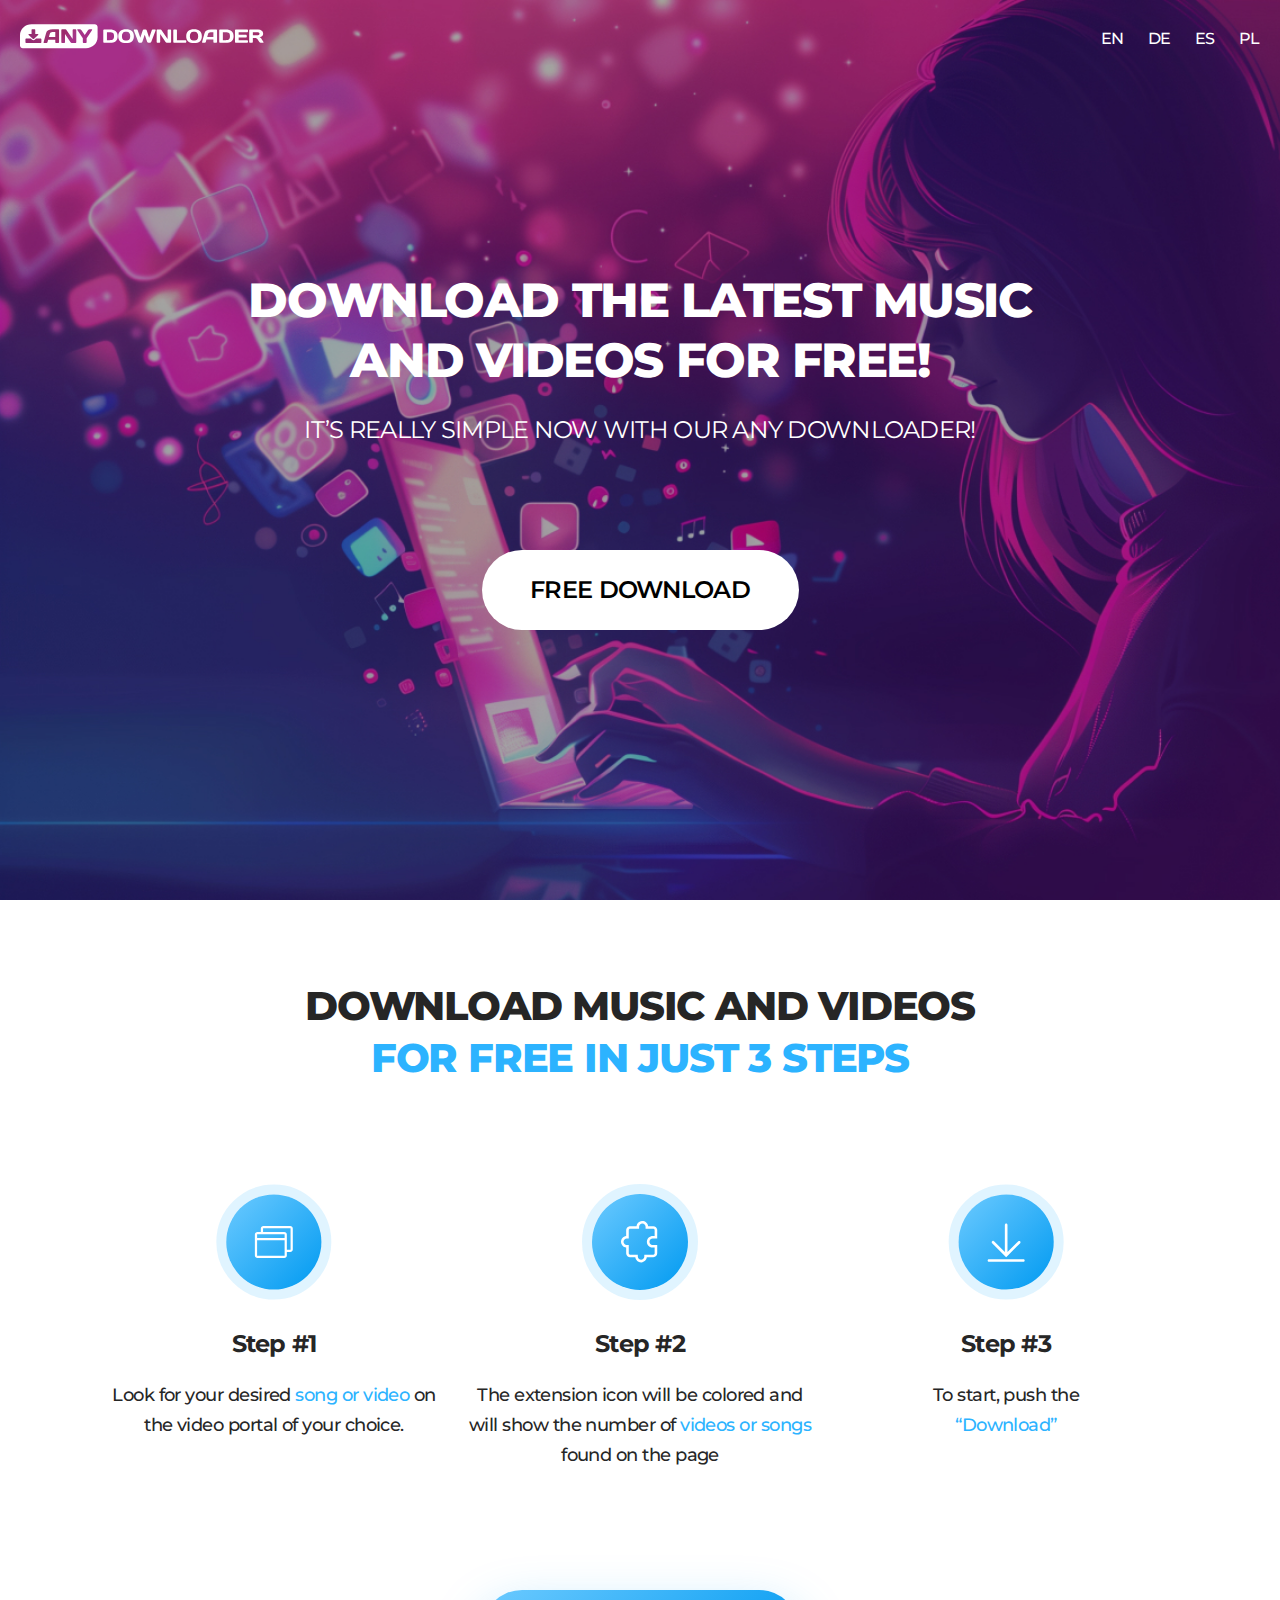
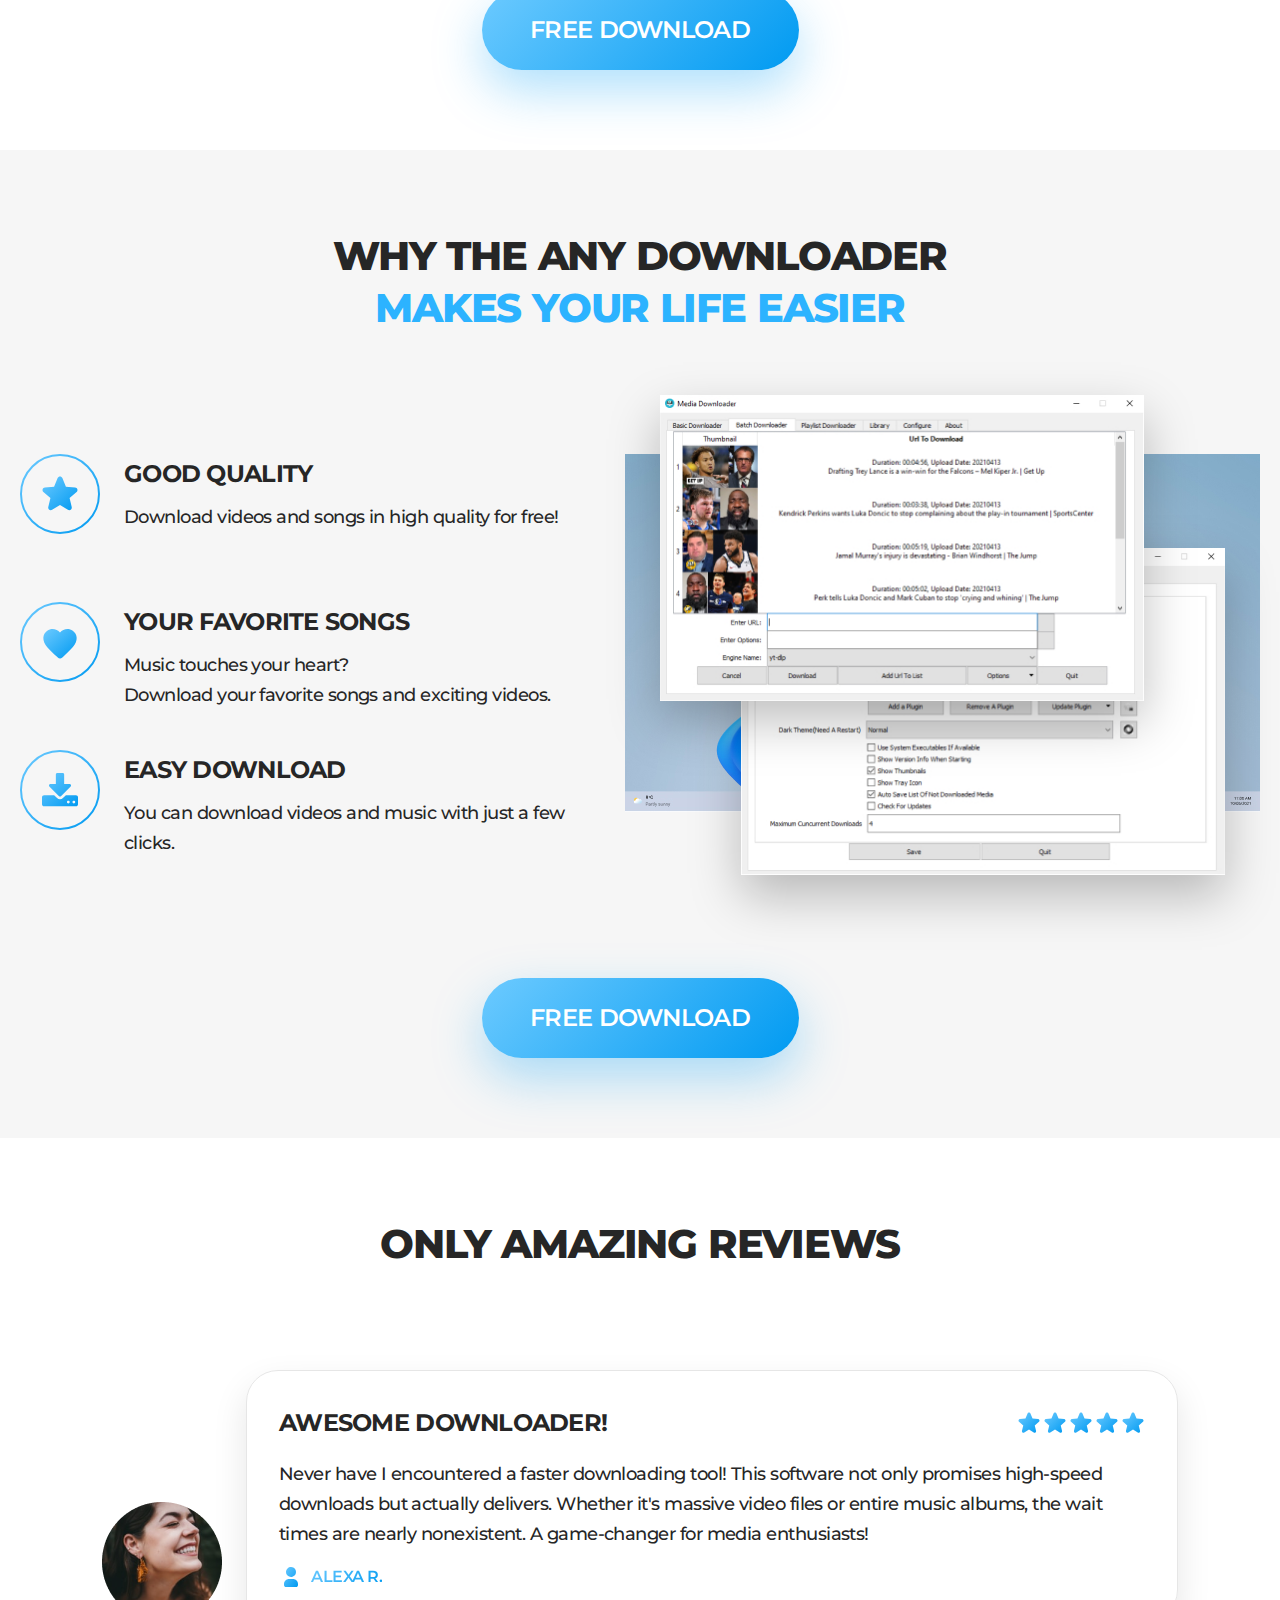
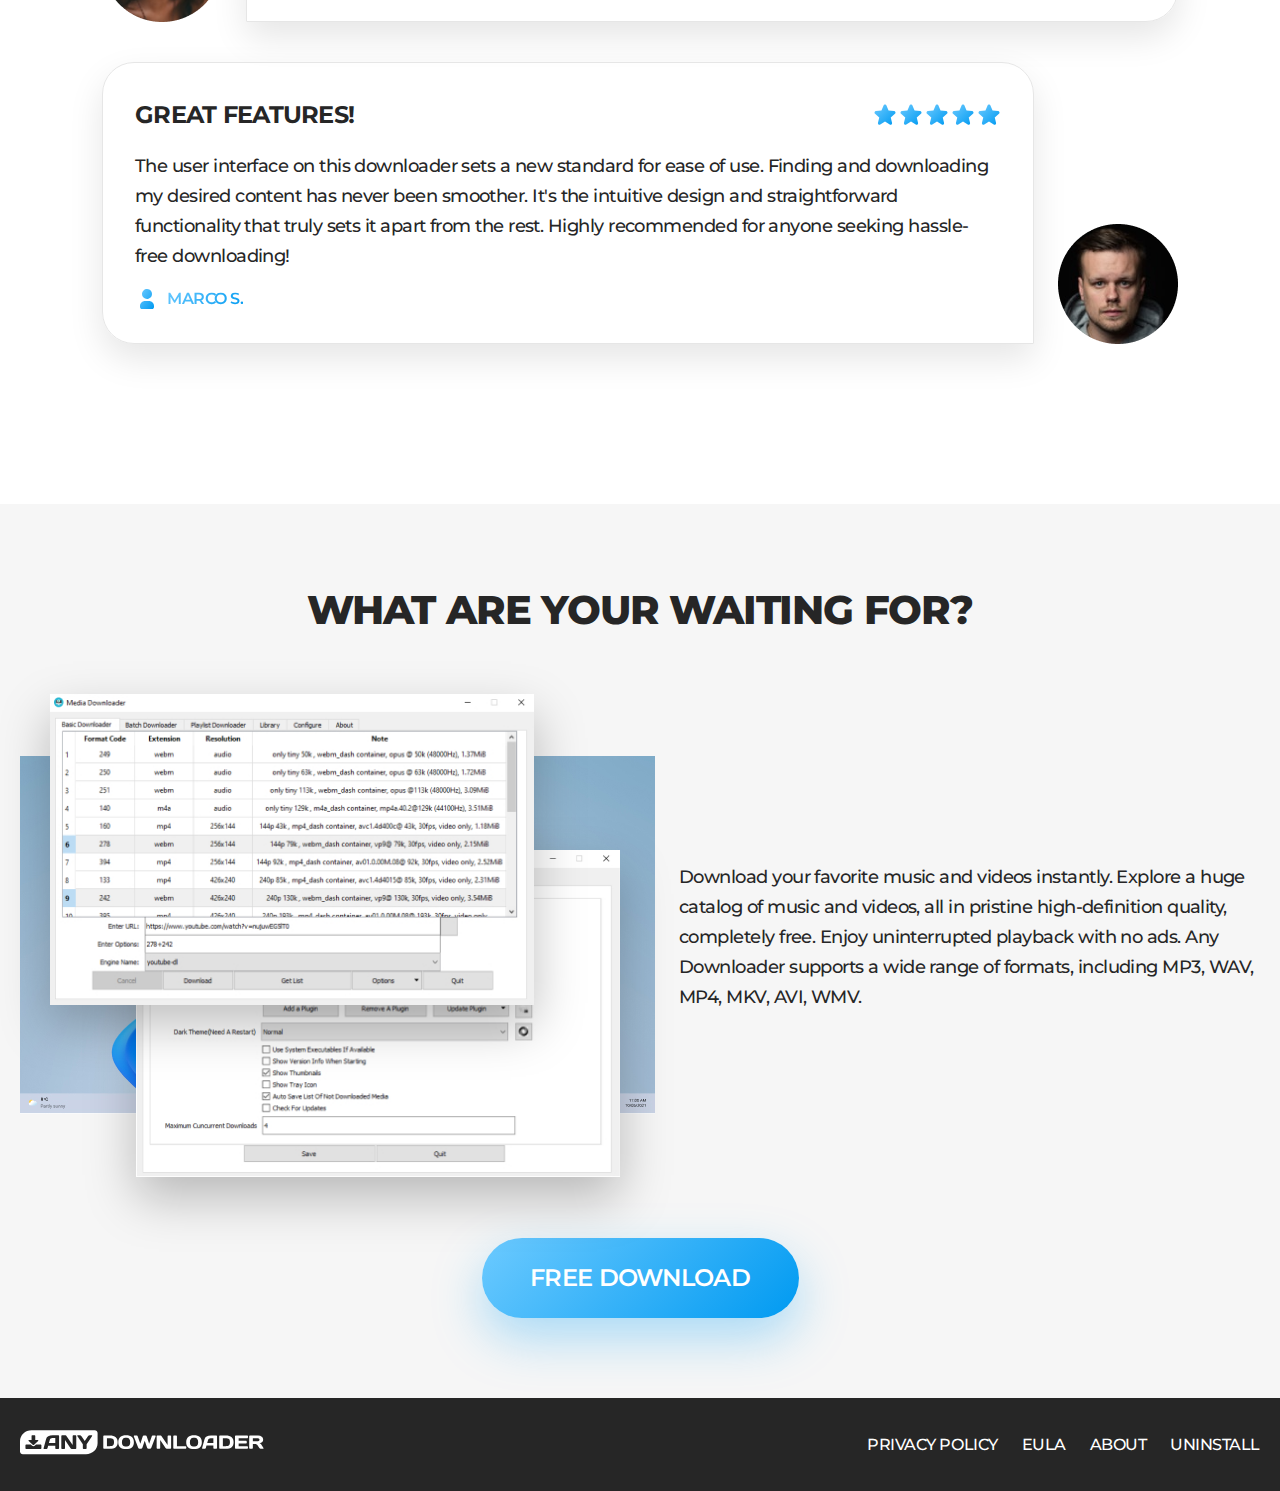
<file: index.html>
<!DOCTYPE html>
<html lang="en">

<head>
    <meta charset="UTF-8">
    <meta name="viewport" content="width=device-width, initial-scale=1.0">
    <link rel="stylesheet" href="./assets/css/fonts.css">
    <link rel="stylesheet" href="./assets/css/typography.css">
    <link rel="stylesheet" href="./assets/css/all.css">
    <link rel="stylesheet" href="./assets/css/responsive.css">
    <title>ANY Downloader</title>
</head>

<body>
    <header>
        <div class="container">
            <div class="navbar">
                <div class="logo">
                    <a href="./index.html">
                        <img src="./assets/images/svg/light-logo.svg" alt="">
                    </a>
                </div>
                <div class="language">
                    <button class="language_button">
                        <ul class="language_ul">
                            <li class="language_item active_language"><a href="javascript:void(0)">en</a></li>
                            <li class="language_item "><a href="#">de</a></li>
                            <li class="language_item "><a href="#">es</a></li>
                            <li class="language_item "><a href="#">pl</a></li>
                        </ul>
                        <span class="icon">
                            <img src="./assets/images/svg/arrow-down-icon.svg" alt="">
                        </span>
                    </button>
                </div>
            </div>
        </div>
    </header>

    <section class="banner">
        <div class="container">
            <div class="banner-wrap">
                <h2 class="title">
                    DOWNLOAD THE LATEST MUSIC
                    AND VIDEOS FOR FREE!
                </h2>
                <p class="info">It’s really simple now with our Any Downloader!</p>
                <a href="./download.html" class="banner__btn">FREE DOWNLOAD</a>
            </div>
        </div>
    </section>

    <section class="step-content">
        <div class="container">
            <div class="step-content-wrap">
                <h2 class="title">
                    DOWNLOAD MUSIC AND VIDEOS
                    <span>FOR FREE IN JUST 3 STEPS</span>
                </h2>
                <div class="step-box">
                    <div class="step-item">
                        <img src="./assets/images/svg/step_icon_1.svg" alt="" class="step-box-img">
                        <h2 class="box-title">Step #1</h2>
                        <p class="box-info">
                            Look for your desired <span>song or video</span> on the video portal of your choice.
                        </p>
                    </div>
                    <div class="step-item">
                        <img src="./assets/images/svg/step_icon_2.svg" alt="" class="step-box-img">
                        <h2 class="box-title">Step #2</h2>
                        <p class="box-info">
                            The extension icon will be colored and will show the number of <span>videos or songs</span>
                            found on the page
                        </p>
                    </div>
                    <div class="step-item">
                        <img src="./assets/images/svg/step_icon_3.svg" alt="" class="step-box-img">
                        <h2 class="box-title">Step #3</h2>
                        <p class="box-info">
                            To start, push the <br> <span>“Download”</span>
                        </p>
                    </div>
                </div>
                <a href="./download.html" class="f-download-btn">FREE DOWNLOAD</a>
            </div>
        </div>
    </section>

    <section class="d-easier">
        <div class="container">
            <div class="d-easier-content">
                <h2 class="title">
                    WHY THE ANY DOWNLOADER
                    <span>MAKES YOUR LIFE EASIER</span>
                </h2>
                <div class="flex-content">
                    <div class="text-content">
                        <div class="text-item">
                            <img src="./assets/images/svg/blue-star-icon.svg" alt="" class="icon">
                            <div class="text-box">
                                <h2 class="item-title">GOOD QUALITY</h2>
                                <p class="item-info">Download videos and songs in high quality for free!</p>
                            </div>
                        </div>
                        <div class="text-item">
                            <img src="./assets/images/svg/blue-health-icon.svg" alt="" class="icon">
                            <div class="text-box">
                                <h2 class="item-title">YOUR FAVORITE SONGS</h2>
                                <p class="item-info">Music touches your heart? <br> Download your favorite songs and
                                    exciting videos.</p>
                            </div>
                        </div>
                        <div class="text-item">
                            <img src="./assets/images/svg/blue-installation-icon.svg" alt="" class="icon">
                            <div class="text-box">
                                <h2 class="item-title">EASY DOWNLOAD</h2>
                                <p class="item-info">You can download videos and music with just a few clicks.</p>
                            </div>
                        </div>
                    </div>
                    <div class="images-content">
                        <img src="./assets/images/window_full.jpg" alt="" class="full_img">
                        <img src="./assets/images/next-exe-1.jpg" alt="" class="top_img">
                        <img src="./assets/images/next-exe-2.jpg" alt="" class="bottom_img">
                    </div>
                </div>
                <a href="./download.html" class="f-download-btn">FREE DOWNLOAD</a>
            </div>
        </div>
    </section>

    <section class="reviews">
        <div class="container">
            <div class="reviews-content">
                <h2 class="title">ONLY AMAZING REVIEWS</h2>
                <div class="reviews-blog">
                    <div class="reviews-item left_user">
                        <img src="./assets/images/users/user-img-1.png" alt="" class="user-img">
                        <div class="reviews-text">
                            <div class="reviews-text-title">
                                <h2 class="r-title">AWESOME DOWNLOADER!</h2>
                                <div class="reviews-star">
                                    <img src="./assets/images/svg/star-fill-icon.svg" alt="" class="star-icon">
                                    <img src="./assets/images/svg/star-fill-icon.svg" alt="" class="star-icon">
                                    <img src="./assets/images/svg/star-fill-icon.svg" alt="" class="star-icon">
                                    <img src="./assets/images/svg/star-fill-icon.svg" alt="" class="star-icon">
                                    <img src="./assets/images/svg/star-fill-icon.svg" alt="" class="star-icon">
                                </div>
                            </div>
                            <p class="r-info">
                                Never have I encountered a faster downloading tool! This software not only promises
                                high-speed downloads but actually delivers. Whether it's massive video files or entire
                                music albums, the wait times are nearly nonexistent. A game-changer for media
                                enthusiasts!
                            </p>
                            <div class="r-user-name">
                                <img src="./assets/images/svg/user-filled-icon.svg" alt="" class="user-fill-icon">
                                <h2 class="user-title">ALEXA R.</h2>
                            </div>
                        </div>
                    </div>
                    <div class="reviews-item right_user">
                        <div class="reviews-text">
                            <div class="reviews-text-title">
                                <h2 class="r-title">GREAT FEATURES!</h2>
                                <div class="reviews-star">
                                    <img src="./assets/images/svg/star-fill-icon.svg" alt="" class="star-icon">
                                    <img src="./assets/images/svg/star-fill-icon.svg" alt="" class="star-icon">
                                    <img src="./assets/images/svg/star-fill-icon.svg" alt="" class="star-icon">
                                    <img src="./assets/images/svg/star-fill-icon.svg" alt="" class="star-icon">
                                    <img src="./assets/images/svg/star-fill-icon.svg" alt="" class="star-icon">
                                </div>
                            </div>
                            <p class="r-info">
                                The user interface on this downloader sets a new standard for ease of use. Finding and
                                downloading my desired content has never been smoother. It's the intuitive design and
                                straightforward functionality that truly sets it apart from the rest. Highly recommended
                                for anyone seeking hassle-free downloading!
                            </p>
                            <div class="r-user-name">
                                <img src="./assets/images/svg/user-filled-icon.svg" alt="" class="user-fill-icon">
                                <h2 class="user-title">MARCO S.</h2>
                            </div>
                        </div>
                        <img src="./assets/images/users/user-img-2.png" alt="" class="user-img">
                    </div>
                </div>
            </div>
        </div>
    </section>

    <section class="d-easier waiting">
        <div class="container">
            <div class="d-easier-content">
                <h2 class="title">
                    WHAT ARE YOUR WAITING FOR?
                </h2>
                <div class="flex-content">
                    <div class="images-content">
                        <img src="./assets/images/window_full.jpg" alt="" class="full_img">
                        <img src="./assets/images/next-exe-3.jpg" alt="" class="top_img">
                        <img src="./assets/images/next-exe-2.jpg" alt="" class="bottom_img">
                    </div>
                    <div class="text-content">
                        <p class="text-info">
                            Download your favorite music and videos instantly. Explore a huge catalog of
                            music and videos, all in pristine high-definition quality, completely free. Enjoy
                            uninterrupted playback with no ads. Any Downloader supports a wide range of formats,
                            including
                            MP3, WAV, MP4, MKV, AVI, WMV.
                        </p>
                    </div>
                </div>
                <a href="./download.html" class="f-download-btn">FREE DOWNLOAD</a>
            </div>
        </div>
    </section>

    <footer>
        <div class="container">
            <div class="footer-content">
                <div class="logo">
                    <a href="./index.html">
                        <img src="./assets/images/svg/light-logo.svg" alt="">
                    </a>
                </div>
                <ul class="f-menu">
                    <li><a href="./privacy-policy.html">Privacy Policy</a></li>
                    <li><a href="./eula.html">Eula</a></li>
                    <li><a href="./about.html">About</a></li>
                    <li><a href="./uninstall.html">Uninstall</a></li>
                </ul>
            </div>
        </div>
    </footer>

    <script src="./assets/js/all.js"></script>
</body>

</html>
</file>
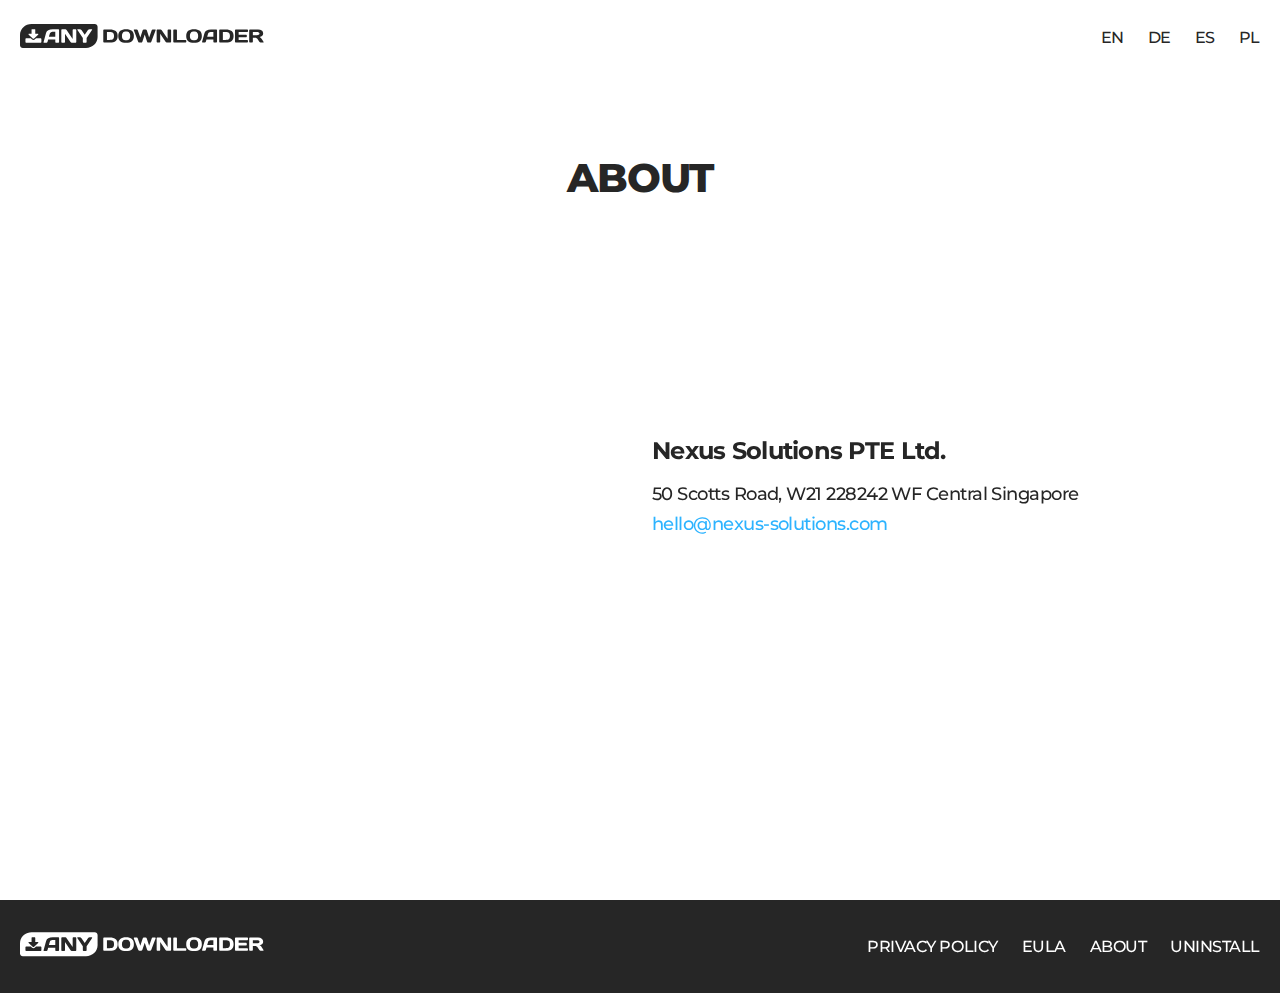
<file: about.html>
<!DOCTYPE html>
<html lang="en">

<head>
    <meta charset="UTF-8">
    <meta name="viewport" content="width=device-width, initial-scale=1.0">
    <link rel="stylesheet" href="./assets/css/fonts.css">
    <link rel="stylesheet" href="./assets/css/typography.css">
    <link rel="stylesheet" href="./assets/css/all.css">
    <link rel="stylesheet" href="./assets/css/dark-text.css">
    <link rel="stylesheet" href="./assets/css/responsive.css">
    <title>ABOUT</title>
</head>

<body>
    <header>
        <div class="container">
            <div class="navbar">
                <div class="logo">
                    <a href="./index.html">
                        <img src="./assets/images/svg/dark-logo.svg" alt="">
                    </a>
                </div>
                <div class="language">
                    <button class="language_button">
                        <ul class="language_ul">
                            <li class="language_item active_language"><a href="javascript:void(0)">en</a></li>
                            <li class="language_item "><a href="#">de</a></li>
                            <li class="language_item "><a href="#">es</a></li>
                            <li class="language_item "><a href="#">pl</a></li>
                        </ul>
                        <span class="icon">
                            <img src="./assets/images/svg/dark-arrow-down-icon.svg" alt="">
                        </span>
                    </button>
                </div>
            </div>
        </div>
    </header>

    <section class="about">
        <div class="container">
            <h2 class="title">About</h2>
            <div class="about-flex">
                <div class="map-content">
                    <iframe
                        src="https://www.google.com/maps/embed?pb=!1m18!1m12!1m3!1d3533.483253364426!2d85.31386847590701!3d27.671455127072715!2m3!1f0!2f0!3f0!3m2!1i1024!2i768!4f13.1!3m3!1m2!1s0x39eb19ae0ede6741%3A0x9d98731bbcc152db!2sNEXUS%20SOLUTIONS%20PVT.LTD!5e0!3m2!1sru!2s!4v1713900020410!5m2!1sru!2s"
                        style="border:0;" allowfullscreen="" loading="lazy"
                        referrerpolicy="no-referrer-when-downgrade" class="map"></iframe>
                </div>
                <div class="text-content">
                    <h2 class="about-title">
                        Nexus Solutions PTE Ltd.
                    </h2>
                    <p class="about-info">
                        50 Scotts Road, W21 228242 WF Central Singapore <br>
                        <a href="#">hello@nexus-solutions.com</a>
                    </p>
                </div>
            </div>
        </div>
    </section>

    <footer>
        <div class="container">
            <div class="footer-content">
                <div class="logo">
                    <a href="./index.html">
                        <img src="./assets/images/svg/light-logo.svg" alt="">
                    </a>
                </div>
                <ul class="f-menu">
                    <li><a href="./privacy-policy.html">Privacy Policy</a></li>
                    <li><a href="./eula.html">Eula</a></li>
                    <li><a href="./about.html">About</a></li>
                    <li><a href="./uninstall.html">Uninstall</a></li>
                </ul>
            </div>
        </div>
    </footer>

    <script src="./assets/js/all.js"></script>
</body>

</html>
</file>
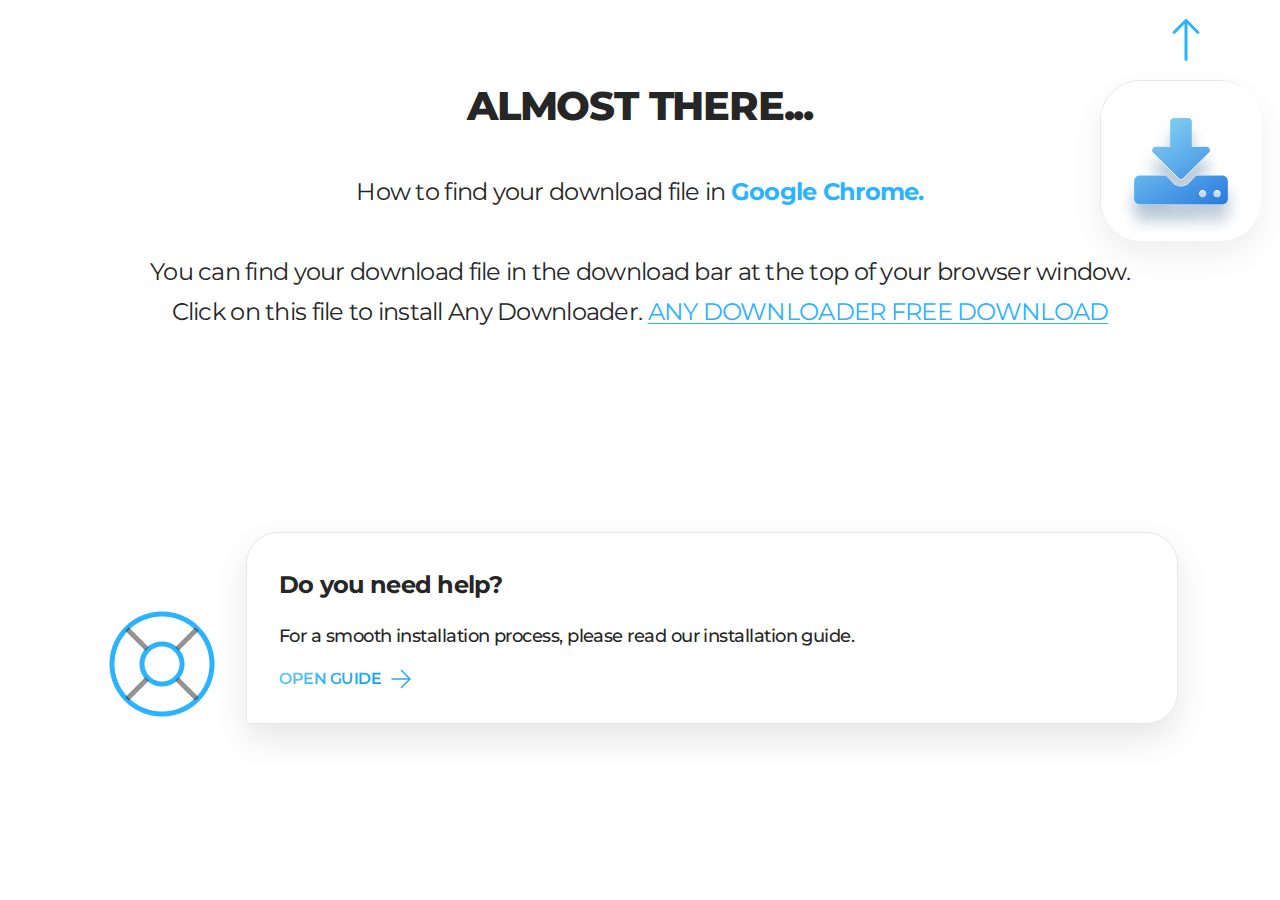
<file: almost.html>
<!DOCTYPE html>
<html lang="en">

<head>
    <meta charset="UTF-8">
    <meta name="viewport" content="width=device-width, initial-scale=1.0">
    <link rel="stylesheet" href="./assets/css/fonts.css">
    <link rel="stylesheet" href="./assets/css/typography.css">
    <link rel="stylesheet" href="./assets/css/all.css">
    <link rel="stylesheet" href="./assets/css/dark-text.css">
    <link rel="stylesheet" href="./assets/css/responsive.css">
    <title>ALMOST</title>
</head>

<body>
    <section class="almost-banner">
        <div class="container">
            <div class="banner-wrap">
                <h2 class="title">
                    Almost there...
                </h2>
                <div class="arrow-top-btn">
                    <img src="./assets/images/svg/bi_arrow-up.svg" alt="">
                </div>
                <div class="download-icon-link">
                    <img src="./assets/images/svg/icon_download_fill.svg" alt="">
                </div>
                <p class="info">
                    How to find your download file in <a href="#google-chrome" class="link-chrome">Google Chrome.</a>
                    <br><br>
                    You can find your download file in the download bar at the top of your browser window.
                    Click on this file to install Any Downloader. <a href="./install.html" class="link">ANY DOWNLOADER FREE DOWNLOAD</a>
                </p>
            </div>
        </div>
    </section>
    <section class="almost reviews">
        <div class="container">
            <div class="reviews-content">
                <div class="reviews-blog">
                    <div class="reviews-item left_user">
                        <img src="./assets/images/users/user-img-3.png" alt="" class="user-img">
                        <div class="reviews-text">
                            <div class="reviews-text-title">
                                <h2 class="r-title">Do you need help?</h2>
                            </div>
                            <p class="r-info">
                                For a smooth installation process, please read our installation guide.
                            </p>
                            <a href="./guide.html" class="r-user-name">
                                <h2 class="user-title">Open guide</h2>
                                <img src="./assets/images/svg/right-arrow-icon.svg" alt="" class="user-fill-icon">
                            </a>
                        </div>
                    </div>
                </div>
            </div>
        </div>
    </section>
</body>

</html>
</file>
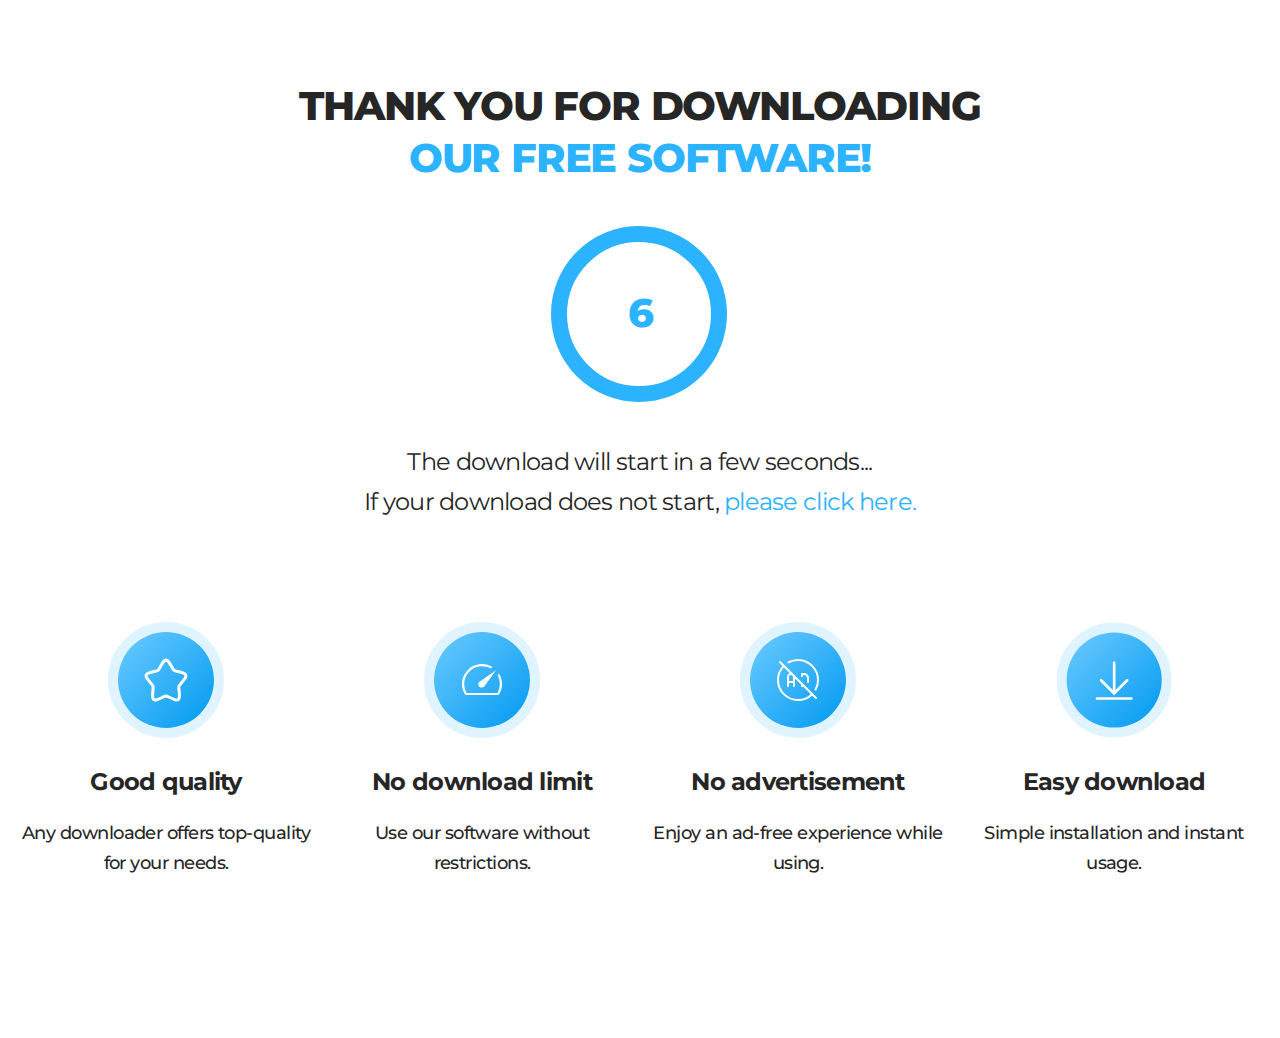
<file: download.html>
<!DOCTYPE html>
<html lang="en">

<head>
    <meta charset="UTF-8">
    <meta name="viewport" content="width=device-width, initial-scale=1.0">
    <link rel="stylesheet" href="./assets/css/fonts.css">
    <link rel="stylesheet" href="./assets/css/typography.css">
    <link rel="stylesheet" href="./assets/css/all.css">
    <link rel="stylesheet" href="./assets/css/dark-text.css">
    <link rel="stylesheet" href="./assets/css/circle-progress.css">
    <link rel="stylesheet" href="./assets/css/responsive.css">
    <title>DOWNLOAD</title>
</head>

<body>
    <section class="download-banner step-content">
        <div class="container">
            <div class="step-content-wrap">
                <h2 class="title">
                    thank you for downloading<br>
                    <span>our free software!</span>
                </h2>
                <div class="time-content">
                    <div class="time-download">
                        <svg class="circle-progress-svg">
                            <circle cx="88" cy="88" r="80"></circle>
                            <circle cx="88" cy="88" r="80" class="circle-progress" style="
                            stroke-dashoffset: calc(500 - (500 * 0) / 100);
                            "></circle>
                        </svg>
                        <h2 class="time-download-title time_numb" data-max-time="6">6</h2>
                        <a href="./almost.html" class="f-download-btn d_none time-download-btn">FREE DOWNLOAD</a>
                    </div>
                    <div class="time-text">
                        <p class="info">
                            The download will start in a few seconds... <br>
                            If your download does not start, <a href="./almost.html">please click here.</a>
                        </p>
                    </div>
                </div>
                <div class="step-box">
                    <div class="step-item">
                        <img src="./assets/images/svg/blue-fill-star-icon.svg" alt="" class="step-box-img">
                        <h2 class="box-title">Good quality</h2>
                        <p class="box-info">
                            Any downloader offers top-quality for your needs.
                        </p>
                    </div>
                    <div class="step-item">
                        <img src="./assets/images/svg/blue-fill-speed-icon.svg" alt="" class="step-box-img">
                        <h2 class="box-title">No download limit</h2>
                        <p class="box-info">
                            Use our software without restrictions.
                        </p>
                    </div>
                    <div class="step-item">
                        <img src="./assets/images/svg/fill-no-ads-icon.svg" alt="" class="step-box-img">
                        <h2 class="box-title">No advertisement</h2>
                        <p class="box-info">
                            Enjoy an ad-free experience while using.
                        </p>
                    </div>
                    <div class="step-item">
                        <img src="./assets/images/svg/step_icon_3.svg" alt="" class="step-box-img">
                        <h2 class="box-title">Easy download</h2>
                        <p class="box-info">
                            Simple installation and instant usage.
                        </p>
                    </div>
                </div>
            </div>
        </div>
    </section>
    <script src="./assets/js/all.js"></script>
</body>

</html>
</file>
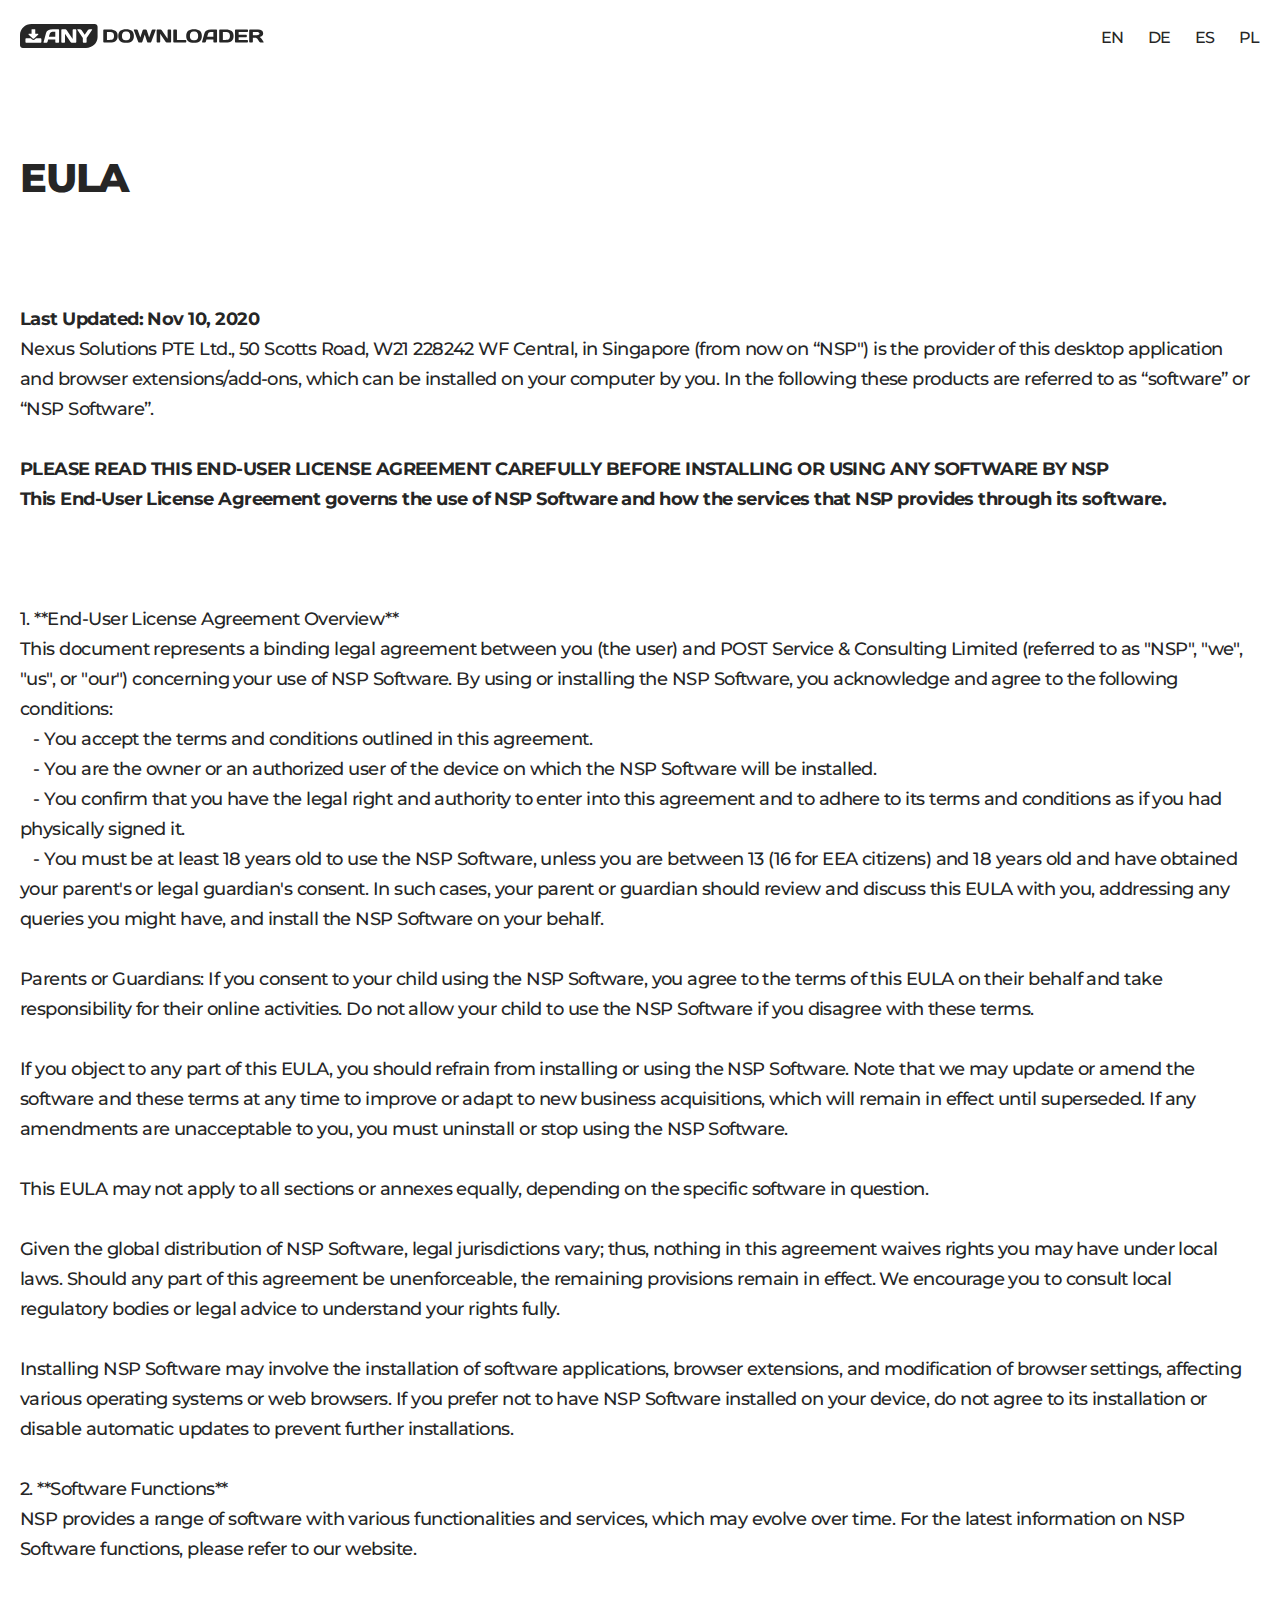
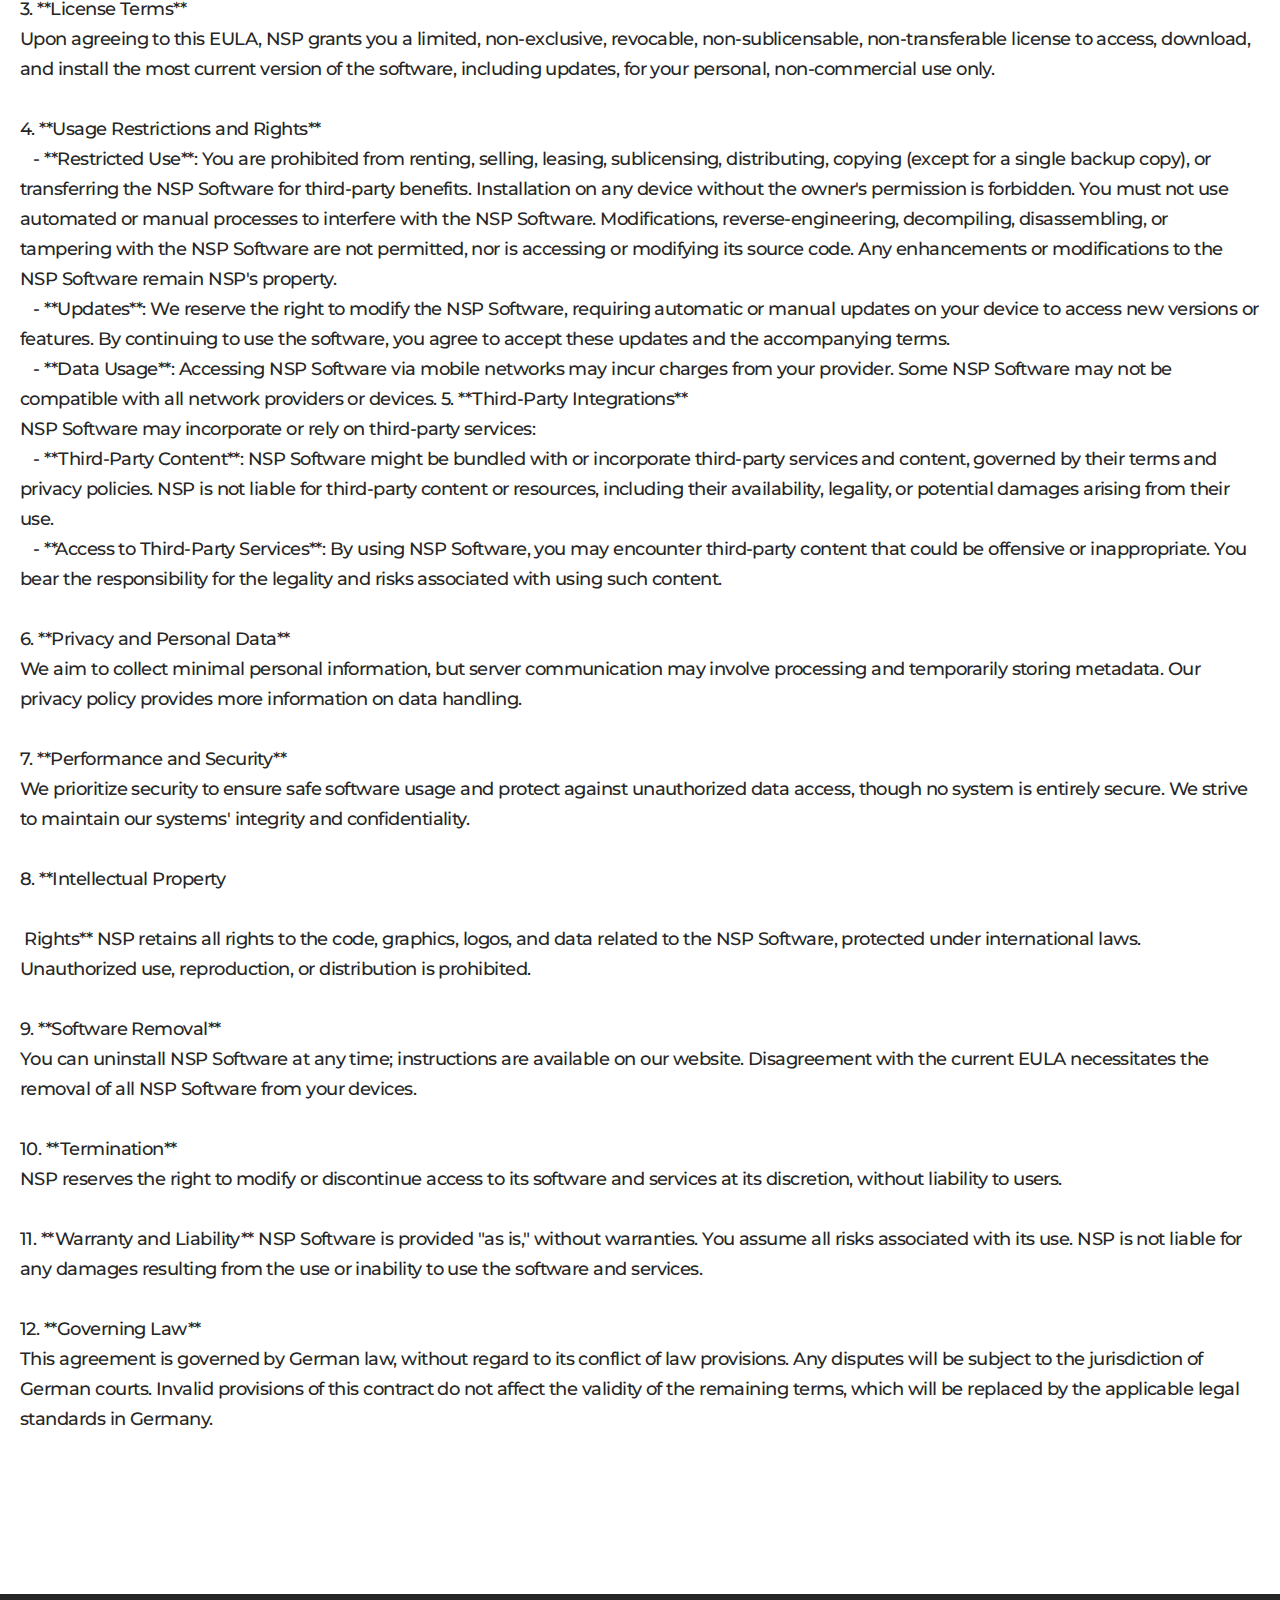
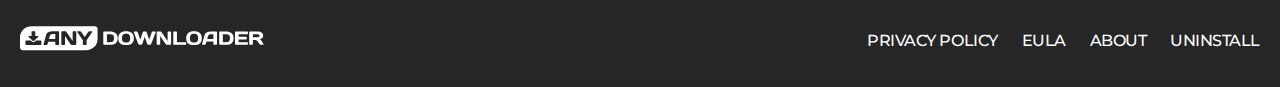
<file: eula.html>
<!DOCTYPE html>
<html lang="en">

<head>
    <meta charset="UTF-8">
    <meta name="viewport" content="width=device-width, initial-scale=1.0">
    <link rel="stylesheet" href="./assets/css/fonts.css">
    <link rel="stylesheet" href="./assets/css/typography.css">
    <link rel="stylesheet" href="./assets/css/all.css">
    <link rel="stylesheet" href="./assets/css/dark-text.css">
    <link rel="stylesheet" href="./assets/css/responsive.css">
    <title>EULA</title>
</head>

<body>
    <header>
        <div class="container">
            <div class="navbar">
                <div class="logo">
                    <a href="./index.html">
                        <img src="./assets/images/svg/dark-logo.svg" alt="">
                    </a>
                </div>
                <div class="language">
                    <button class="language_button">
                        <ul class="language_ul">
                            <li class="language_item active_language"><a href="javascript:void(0)">en</a></li>
                            <li class="language_item "><a href="#">de</a></li>
                            <li class="language_item "><a href="#">es</a></li>
                            <li class="language_item "><a href="#">pl</a></li>
                        </ul>
                        <span class="icon">
                            <img src="./assets/images/svg/dark-arrow-down-icon.svg" alt="">
                        </span>
                    </button>
                </div>
            </div>
        </div>
    </header>

    <section class="eula">
        <div class="container">
            <h2 class="title">EULA</h2>
            <p class="info">
                <b>Last Updated: Nov 10, 2020</b> <br>
                Nexus Solutions PTE Ltd., 50 Scotts Road, W21 228242 WF Central, in Singapore (from now on “NSP") is the
                provider of this desktop application and browser extensions/add-ons, which can be installed on your
                computer by you. In the following these products are referred to as “software” or “NSP Software”.
                <br><br>
                <span class="bold">
                    PLEASE READ THIS END-USER LICENSE AGREEMENT CAREFULLY BEFORE INSTALLING OR USING ANY SOFTWARE BY NSP <br>
                    This End-User License Agreement governs the use of NSP Software and how the services that NSP provides
                    through its software.
                </span>
                <br> <br><br><br>
                1. **End-User License Agreement Overview** <br>
                This document represents a binding legal agreement between you (the user) and POST Service & Consulting
                Limited (referred to as "NSP", "we", "us", or "our") concerning your use of NSP Software. By using or
                installing the NSP Software, you acknowledge and agree to the following conditions: <br>
                   - You accept the terms and conditions outlined in this agreement. <br>
                   - You are the owner or an authorized user of the device on which the NSP Software will be installed. <br>
                   - You confirm that you have the legal right and authority to enter into this agreement and to adhere
                to its terms and conditions as if you had physically signed it. <br>
                   - You must be at least 18 years old to use the NSP Software, unless you are between 13 (16 for EEA
                citizens) and 18 years old and have obtained your parent's or legal guardian's consent. In such cases,
                your parent or guardian should review and discuss this EULA with you, addressing any queries you might
                have, and install the NSP Software on your behalf.
                <br><br>
                Parents or Guardians: If you consent to your child using the NSP Software, you agree to the terms of
                this EULA on their behalf and take responsibility for their online activities. Do not allow your child
                to use the NSP Software if you disagree with these terms.
                <br><br>
                If you object to any part of this EULA, you should refrain from installing or using the NSP Software.
                Note that we may update or amend the software and these terms at any time to improve or adapt to new
                business acquisitions, which will remain in effect until superseded. If any amendments are unacceptable
                to you, you must uninstall or stop using the NSP Software.
                <br><br>
                This EULA may not apply to all sections or annexes equally, depending on the specific software in
                question.
                <br><br>
                Given the global distribution of NSP Software, legal jurisdictions vary; thus, nothing in this agreement
                waives rights you may have under local laws. Should any part of this agreement be unenforceable, the
                remaining provisions remain in effect. We encourage you to consult local regulatory bodies or legal
                advice to understand your rights fully.
                <br><br>
                Installing NSP Software may involve the installation of software applications, browser extensions, and
                modification of browser settings, affecting various operating systems or web browsers. If you prefer not
                to have NSP Software installed on your device, do not agree to its installation or disable automatic
                updates to prevent further installations.
                <br><br>
                2. **Software Functions** <br>
                NSP provides a range of software with various functionalities and services, which may evolve over time.
                For the latest information on NSP Software functions, please refer to our website.
                <br><br>
                3. **License Terms** <br>
                Upon agreeing to this EULA, NSP grants you a limited, non-exclusive, revocable, non-sublicensable,
                non-transferable license to access, download, and install the most current version of the software,
                including updates, for your personal, non-commercial use only.
                <br><br>
                4. **Usage Restrictions and Rights** <br>
                   - **Restricted Use**: You are prohibited from renting, selling, leasing, sublicensing, distributing,
                copying (except for a single backup copy), or transferring the NSP Software for third-party benefits.
                Installation on any device without the owner's permission is forbidden. You must not use automated or
                manual processes to interfere with the NSP Software. Modifications, reverse-engineering, decompiling,
                disassembling, or tampering with the NSP Software are not permitted, nor is accessing or modifying its
                source code. Any enhancements or modifications to the NSP Software remain NSP's property. <br>
                   - **Updates**: We reserve the right to modify the NSP Software, requiring automatic or manual updates
                on your device to access new versions or features. By continuing to use the software, you agree to
                accept these updates and the accompanying terms. <br>
                   - **Data Usage**: Accessing NSP Software via mobile networks may incur charges from your provider.
                Some NSP Software may not be compatible with all network providers or devices.

                5. **Third-Party Integrations** <br>
                NSP Software may incorporate or rely on third-party services: <br>
                   - **Third-Party Content**: NSP Software might be bundled with or incorporate third-party services and
                content, governed by their terms and privacy policies. NSP is not liable for third-party content or
                resources, including their availability, legality, or potential damages arising from their use. <br>
                   - **Access to Third-Party Services**: By using NSP Software, you may encounter third-party content
                that could be offensive or inappropriate. You bear the responsibility for the legality and risks
                associated with using such content.
                <br><br>
                6. **Privacy and Personal Data** <br>
                We aim to collect minimal personal information, but server communication may involve processing and
                temporarily storing metadata. Our privacy policy provides more information on data handling.
                <br><br>
                7. **Performance and Security** <br>
                We prioritize security to ensure safe software usage and protect against unauthorized data access,
                though no system is entirely secure. We strive to maintain our systems' integrity and confidentiality.
                <br><br>
                8. **Intellectual Property
                <br><br>
                 Rights**
                NSP retains all rights to the code, graphics, logos, and data related to the NSP Software, protected
                under international laws. Unauthorized use, reproduction, or distribution is prohibited.
                <br><br>
                9. **Software Removal** <br>
                You can uninstall NSP Software at any time; instructions are available on our website. Disagreement with
                the current EULA necessitates the removal of all NSP Software from your devices.
                <br><br>
                10. **Termination** <br>
                NSP reserves the right to modify or discontinue access to its software and services at its discretion,
                without liability to users.
                <br><br>
                11. **Warranty and Liability**
                NSP Software is provided "as is," without warranties. You assume all risks associated with its use. NSP
                is not liable for any damages resulting from the use or inability to use the software and services.
                <br><br>
                12. **Governing Law** <br>
                This agreement is governed by German law, without regard to its conflict of law provisions. Any disputes
                will be subject to the jurisdiction of German courts. Invalid provisions of this contract do not affect
                the validity of the remaining terms, which will be replaced by the applicable legal standards in
                Germany.

            </p>
        </div>
    </section>

    <footer>
        <div class="container">
            <div class="footer-content">
                <div class="logo">
                    <a href="./index.html">
                        <img src="./assets/images/svg/light-logo.svg" alt="">
                    </a>
                </div>
                <ul class="f-menu">
                    <li><a href="./privacy-policy.html">Privacy Policy</a></li>
                    <li><a href="./eula.html">Eula</a></li>
                    <li><a href="./about.html">About</a></li>
                    <li><a href="./uninstall.html">Uninstall</a></li>
                </ul>
            </div>
        </div>
    </footer>

    <script src="./assets/js/all.js"></script>
</body>

</html>
</file>
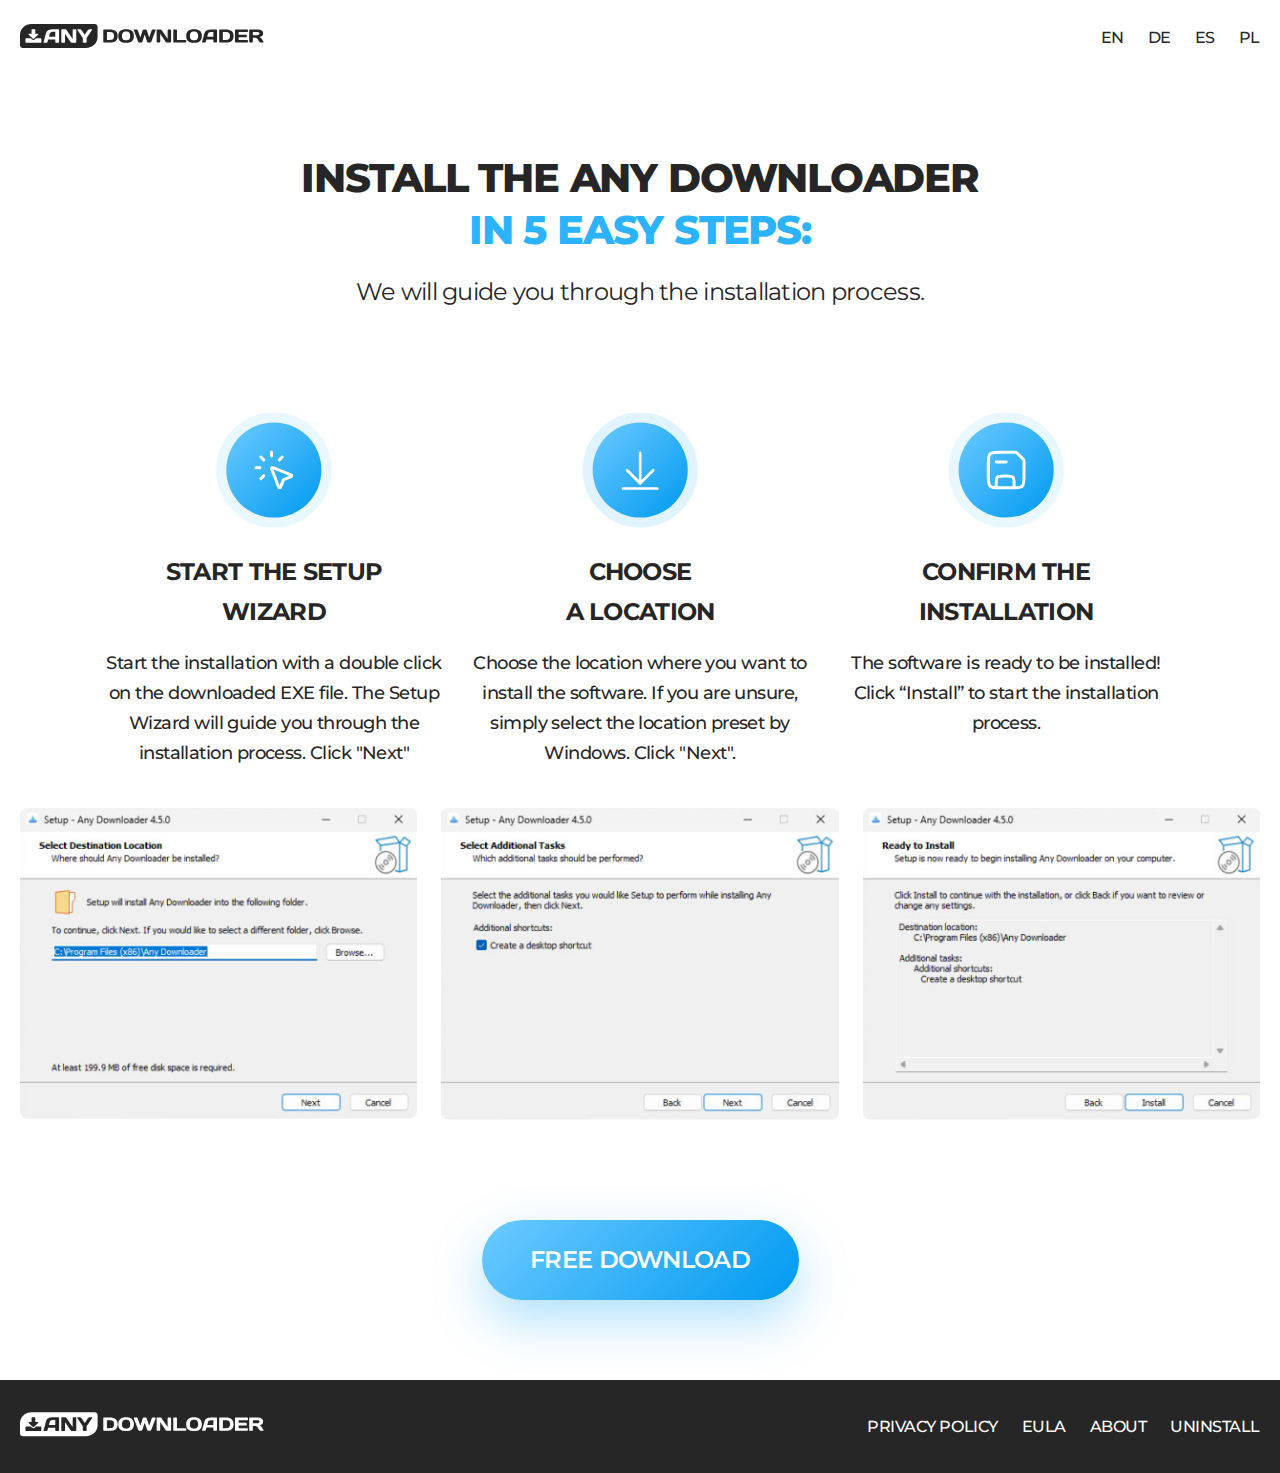
<file: guide.html>
<!DOCTYPE html>
<html lang="en">

<head>
    <meta charset="UTF-8">
    <meta name="viewport" content="width=device-width, initial-scale=1.0">
    <link rel="stylesheet" href="./assets/css/fonts.css">
    <link rel="stylesheet" href="./assets/css/typography.css">
    <link rel="stylesheet" href="./assets/css/all.css">
    <link rel="stylesheet" href="./assets/css/dark-text.css">
    <link rel="stylesheet" href="./assets/css/responsive.css">
    <title>GUIDE</title>
</head>

<body>
    <header>
        <div class="container">
            <div class="navbar">
                <div class="logo">
                    <a href="./index.html">
                        <img src="./assets/images/svg/dark-logo.svg" alt="">
                    </a>
                </div>
                <div class="language">
                    <button class="language_button">
                        <ul class="language_ul">
                            <li class="language_item active_language"><a href="javascript:void(0)">en</a></li>
                            <li class="language_item "><a href="#">de</a></li>
                            <li class="language_item "><a href="#">es</a></li>
                            <li class="language_item "><a href="#">pl</a></li>
                        </ul>
                        <span class="icon">
                            <img src="./assets/images/svg/dark-arrow-down-icon.svg" alt="">
                        </span>
                    </button>
                </div>
            </div>
        </div>
    </header>

    <section class="tutorial-content install step-content">
        <div class="container">
            <div class="step-content-wrap">
                <h2 class="title">
                    Install the Any Downloader
                    <span>in 5 easy steps:</span>
                </h2>
                <p class="info">
                    We will guide you through the installation process.
                </p>
                <div class="step-box">
                    <div class="step-item">
                        <img src="./assets/images/svg/fill-cursor-icon.svg" alt="" class="step-box-img">
                        <h2 class="box-title">
                            START THE SETUP <br>
                            WIZARD
                        </h2>
                        <p class="box-info">
                            Start the installation with a double click on the downloaded EXE file. The Setup Wizard will
                            guide you through the installation process. Click "Next"
                        </p>
                    </div>
                    <div class="step-item">
                        <img src="./assets/images/svg/step_icon_3.svg" alt="" class="step-box-img">
                        <h2 class="box-title">
                            CHOOSE <br>
                            A LOCATION
                        </h2>
                        <p class="box-info">
                            Choose the location where you want to install the software. If you are unsure, simply select the location preset by Windows. Click "Next".
                        </p>
                    </div>
                    <div class="step-item">
                        <img src="./assets/images/svg/fill-chip-icon.svg" alt="" class="step-box-img">
                        <h2 class="box-title">
                            CONFIRM THE <br>
                            INSTALLATION
                        </h2>
                        <p class="box-info">
                            The software is ready to be installed! Click “Install” to start the installation process.
                        </p>
                    </div>
                </div>
                <div class="tutorial-box step-box">
                    <div class="step-item">
                        <img src="./assets/images/exe-tutorial-1.jpg" alt="" class="tutorial-img">
                    </div>
                    <div class="step-item">
                        <img src="./assets/images/exe-tutorial-2.jpg" alt="" class="tutorial-img">
                    </div>
                    <div class="step-item">
                        <img src="./assets/images/exe-tutorial-3.jpg" alt="" class="tutorial-img">
                    </div>
                </div>
                <a href="#download.zip" class="f-download-btn">FREE DOWNLOAD</a>
            </div>
        </div>
    </section>

    <footer>
        <div class="container">
            <div class="footer-content">
                <div class="logo">
                    <a href="./index.html">
                        <img src="./assets/images/svg/light-logo.svg" alt="">
                    </a>
                </div>
                <ul class="f-menu">
                    <li><a href="./privacy-policy.html">Privacy Policy</a></li>
                    <li><a href="./eula.html">Eula</a></li>
                    <li><a href="./about.html">About</a></li>
                    <li><a href="./uninstall.html">Uninstall</a></li>
                </ul>
            </div>
        </div>
    </footer>

    <script src="./assets/js/all.js"></script>
</body>

</html>
</file>
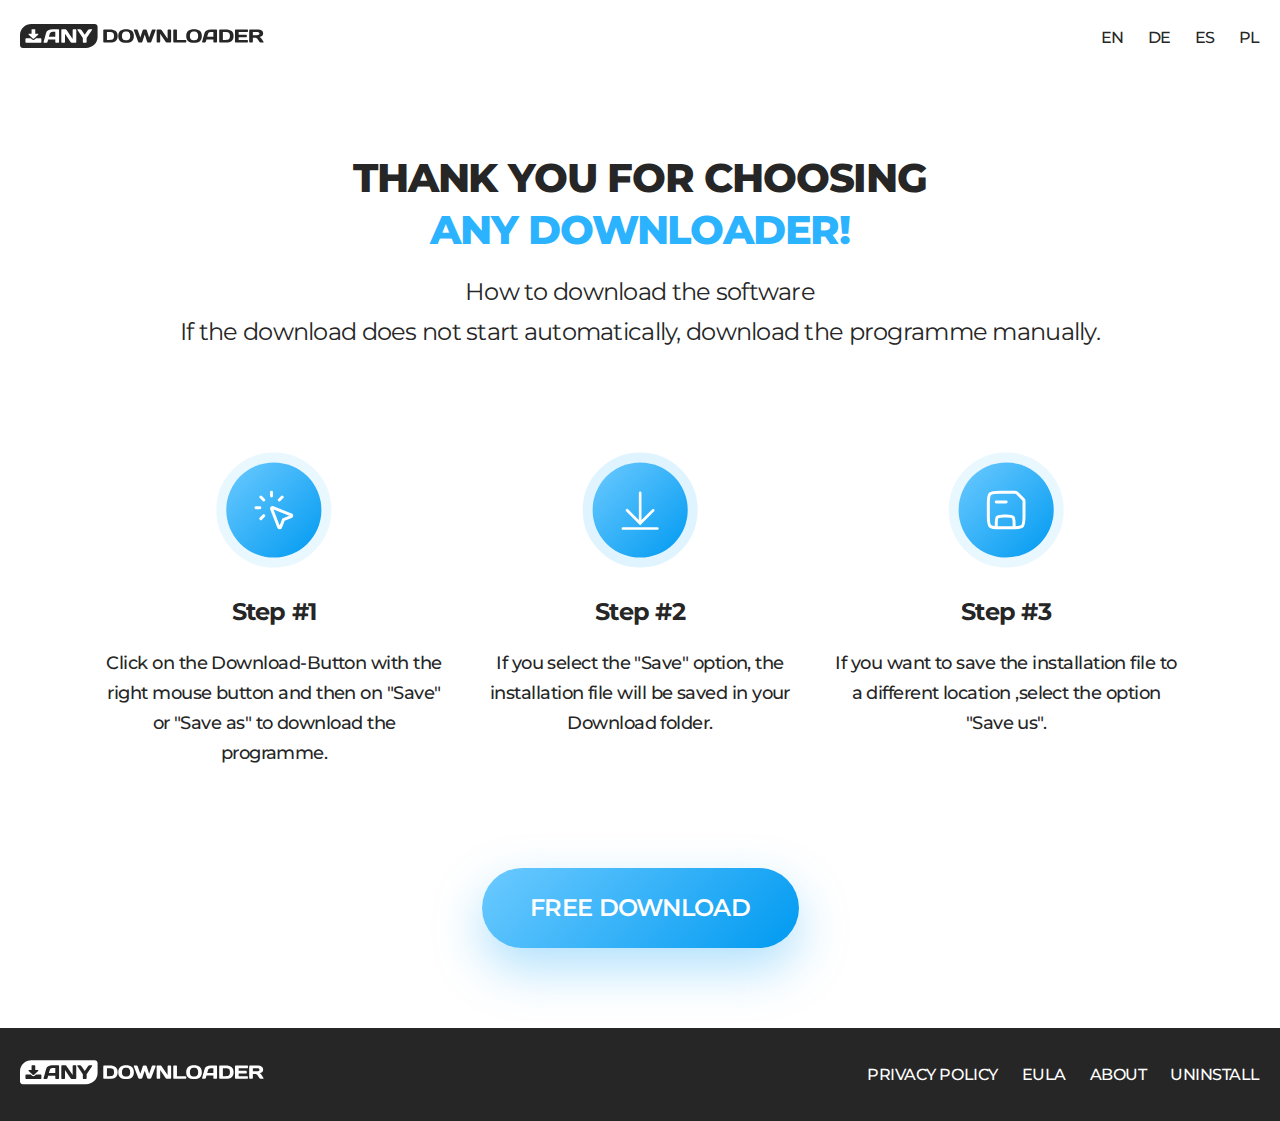
<file: install.html>
<!DOCTYPE html>
<html lang="en">

<head>
    <meta charset="UTF-8">
    <meta name="viewport" content="width=device-width, initial-scale=1.0">
    <link rel="stylesheet" href="./assets/css/fonts.css">
    <link rel="stylesheet" href="./assets/css/typography.css">
    <link rel="stylesheet" href="./assets/css/all.css">
    <link rel="stylesheet" href="./assets/css/dark-text.css">
    <link rel="stylesheet" href="./assets/css/responsive.css">
    <title>INSTALL</title>
</head>

<body>
    <header>
        <div class="container">
            <div class="navbar">
                <div class="logo">
                    <a href="./index.html">
                        <img src="./assets/images/svg/dark-logo.svg" alt="">
                    </a>
                </div>
                <div class="language">
                    <button class="language_button">
                        <ul class="language_ul">
                            <li class="language_item active_language"><a href="javascript:void(0)">en</a></li>
                            <li class="language_item "><a href="#">de</a></li>
                            <li class="language_item "><a href="#">es</a></li>
                            <li class="language_item "><a href="#">pl</a></li>
                        </ul>
                        <span class="icon">
                            <img src="./assets/images/svg/dark-arrow-down-icon.svg" alt="">
                        </span>
                    </button>
                </div>
            </div>
        </div>
    </header>

    <section class="install step-content">
        <div class="container">
            <div class="step-content-wrap">
                <h2 class="title">
                    Thank you for choosing <br>
                    <span>Any Downloader!</span>
                </h2>
                <p class="info">
                    How to download the software <br>
                    If the download does not start automatically, download the programme manually.
                </p>
                <div class="step-box">
                    <div class="step-item">
                        <img src="./assets/images/svg/fill-cursor-icon.svg" alt="" class="step-box-img">
                        <h2 class="box-title">Step #1</h2>
                        <p class="box-info">
                            Click on the Download-Button with the right mouse button and then on "Save" or "Save as" to
                            download the programme.
                        </p>
                    </div>
                    <div class="step-item">
                        <img src="./assets/images/svg/step_icon_3.svg" alt="" class="step-box-img">
                        <h2 class="box-title">Step #2</h2>
                        <p class="box-info">
                            If you select the "Save" option, the installation file will be saved in your Download
                            folder.
                        </p>
                    </div>
                    <div class="step-item">
                        <img src="./assets/images/svg/fill-chip-icon.svg" alt="" class="step-box-img">
                        <h2 class="box-title">Step #3</h2>
                        <p class="box-info">
                            If you want to save the installation file to a different location ,select the option "Save
                            us".
                        </p>
                    </div>
                </div>
                <a href="./guide.html" class="f-download-btn">FREE DOWNLOAD</a>
            </div>
        </div>
    </section>

    <footer>
        <div class="container">
            <div class="footer-content">
                <div class="logo">
                    <a href="./index.html">
                        <img src="./assets/images/svg/light-logo.svg" alt="">
                    </a>
                </div>
                <ul class="f-menu">
                    <li><a href="./privacy-policy.html">Privacy Policy</a></li>
                    <li><a href="./eula.html">Eula</a></li>
                    <li><a href="./about.html">About</a></li>
                    <li><a href="./uninstall.html">Uninstall</a></li>
                </ul>
            </div>
        </div>
    </footer>

    <script src="./assets/js/all.js"></script>
</body>

</html>
</file>
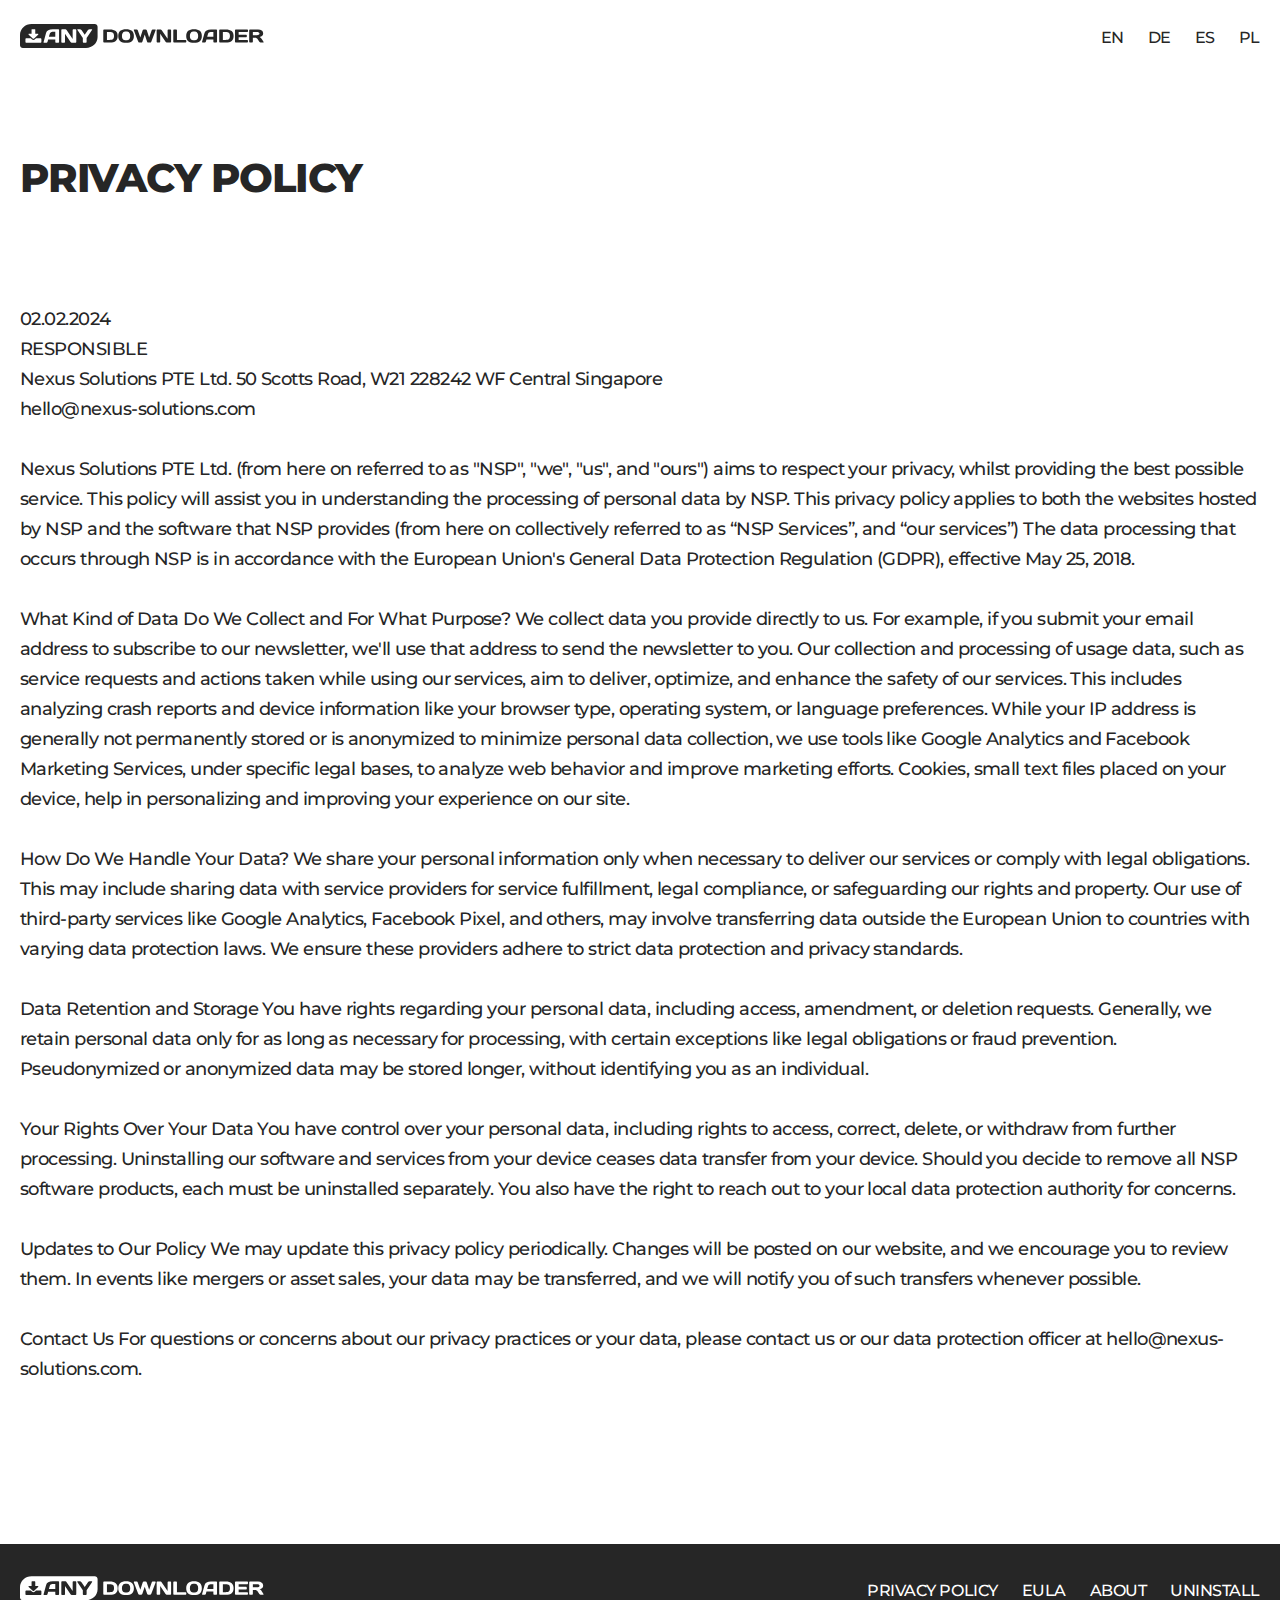
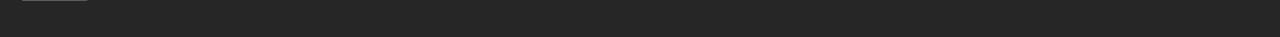
<file: privacy-policy.html>
<!DOCTYPE html>
<html lang="en">

<head>
    <meta charset="UTF-8">
    <meta name="viewport" content="width=device-width, initial-scale=1.0">
    <link rel="stylesheet" href="./assets/css/fonts.css">
    <link rel="stylesheet" href="./assets/css/typography.css">
    <link rel="stylesheet" href="./assets/css/all.css">
    <link rel="stylesheet" href="./assets/css/dark-text.css">
    <link rel="stylesheet" href="./assets/css/responsive.css">
    <title>PRIVACY POLICY</title>
</head>

<body>
    <header>
        <div class="container">
            <div class="navbar">
                <div class="logo">
                    <a href="./index.html">
                        <img src="./assets/images/svg/dark-logo.svg" alt="">
                    </a>
                </div>
                <div class="language">
                    <button class="language_button">
                        <ul class="language_ul">
                            <li class="language_item active_language"><a href="javascript:void(0)">en</a></li>
                            <li class="language_item "><a href="#">de</a></li>
                            <li class="language_item "><a href="#">es</a></li>
                            <li class="language_item "><a href="#">pl</a></li>
                        </ul>
                        <span class="icon">
                            <img src="./assets/images/svg/dark-arrow-down-icon.svg" alt="">
                        </span>
                    </button>
                </div>
            </div>
        </div>
    </header>

    <section class="privacy-policy">
        <div class="container">
            <h2 class="title">PRIVACY POLICY</h2>
            <p class="info">
                02.02.2024 <br>
                RESPONSIBLE <br>
                Nexus Solutions PTE Ltd. 50 Scotts Road, W21 228242 WF Central Singapore <br>
                hello@nexus-solutions.com
                <br><br>
                Nexus Solutions PTE Ltd. (from here on referred to as "NSP", "we", "us", and "ours") aims to respect
                your privacy, whilst providing the best possible service. This policy will assist you in understanding
                the processing of personal data by NSP. This privacy policy applies to both the websites hosted by NSP
                and the software that NSP provides (from here on collectively referred to as “NSP Services”, and “our
                services”) The data processing that occurs through NSP is in accordance with the European Union's
                General Data Protection Regulation (GDPR), effective May 25, 2018.
                <br><br>
                What Kind of Data Do We Collect and For What Purpose?
                We collect data you provide directly to us. For example, if you submit your email address to subscribe
                to our newsletter, we'll use that address to send the newsletter to you. Our collection and processing
                of usage data, such as service requests and actions taken while using our services, aim to deliver,
                optimize, and enhance the safety of our services. This includes analyzing crash reports and device
                information like your browser type, operating system, or language preferences. While your IP address is
                generally not permanently stored or is anonymized to minimize personal data collection, we use tools
                like Google Analytics and Facebook Marketing Services, under specific legal bases, to analyze web
                behavior and improve marketing efforts. Cookies, small text files placed on your device, help in
                personalizing and improving your experience on our site.
                <br><br>
                How Do We Handle Your Data?
                We share your personal information only when necessary to deliver our services or comply with legal
                obligations. This may include sharing data with service providers for service fulfillment, legal
                compliance, or safeguarding our rights and property. Our use of third-party services like Google
                Analytics, Facebook Pixel, and others, may involve transferring data outside the European Union to
                countries with varying data protection laws. We ensure these providers adhere to strict data protection
                and privacy standards.
                <br><br>
                Data Retention and Storage
                You have rights regarding your personal data, including access, amendment, or deletion requests.
                Generally, we retain personal data only for as long as necessary for processing, with certain exceptions
                like legal obligations or fraud prevention. Pseudonymized or anonymized data may be stored longer,
                without identifying you as an individual.
                <br><br>
                Your Rights Over Your Data
                You have control over your personal data, including rights to access, correct, delete, or withdraw from
                further processing. Uninstalling our software and services from your device ceases data transfer from
                your device. Should you decide to remove all NSP software products, each must be uninstalled separately.
                You also have the right to reach out to your local data protection authority for concerns.
                <br><br>
                Updates to Our Policy
                We may update this privacy policy periodically. Changes will be posted on our website, and we encourage
                you to review them. In events like mergers or asset sales, your data may be transferred, and we will
                notify you of such transfers whenever possible.
                <br><br>
                Contact Us
                For questions or concerns about our privacy practices or your data, please contact us or our data
                protection officer at hello@nexus-solutions.com.

            </p>
        </div>
    </section>

    <footer>
        <div class="container">
            <div class="footer-content">
                <div class="logo">
                    <a href="./index.html">
                        <img src="./assets/images/svg/light-logo.svg" alt="">
                    </a>
                </div>
                <ul class="f-menu">
                    <li><a href="./privacy-policy.html">Privacy Policy</a></li>
                    <li><a href="./eula.html">Eula</a></li>
                    <li><a href="./about.html">About</a></li>
                    <li><a href="./uninstall.html">Uninstall</a></li>
                </ul>
            </div>
        </div>
    </footer>

    <script src="./assets/js/all.js"></script>
</body>

</html>
</file>
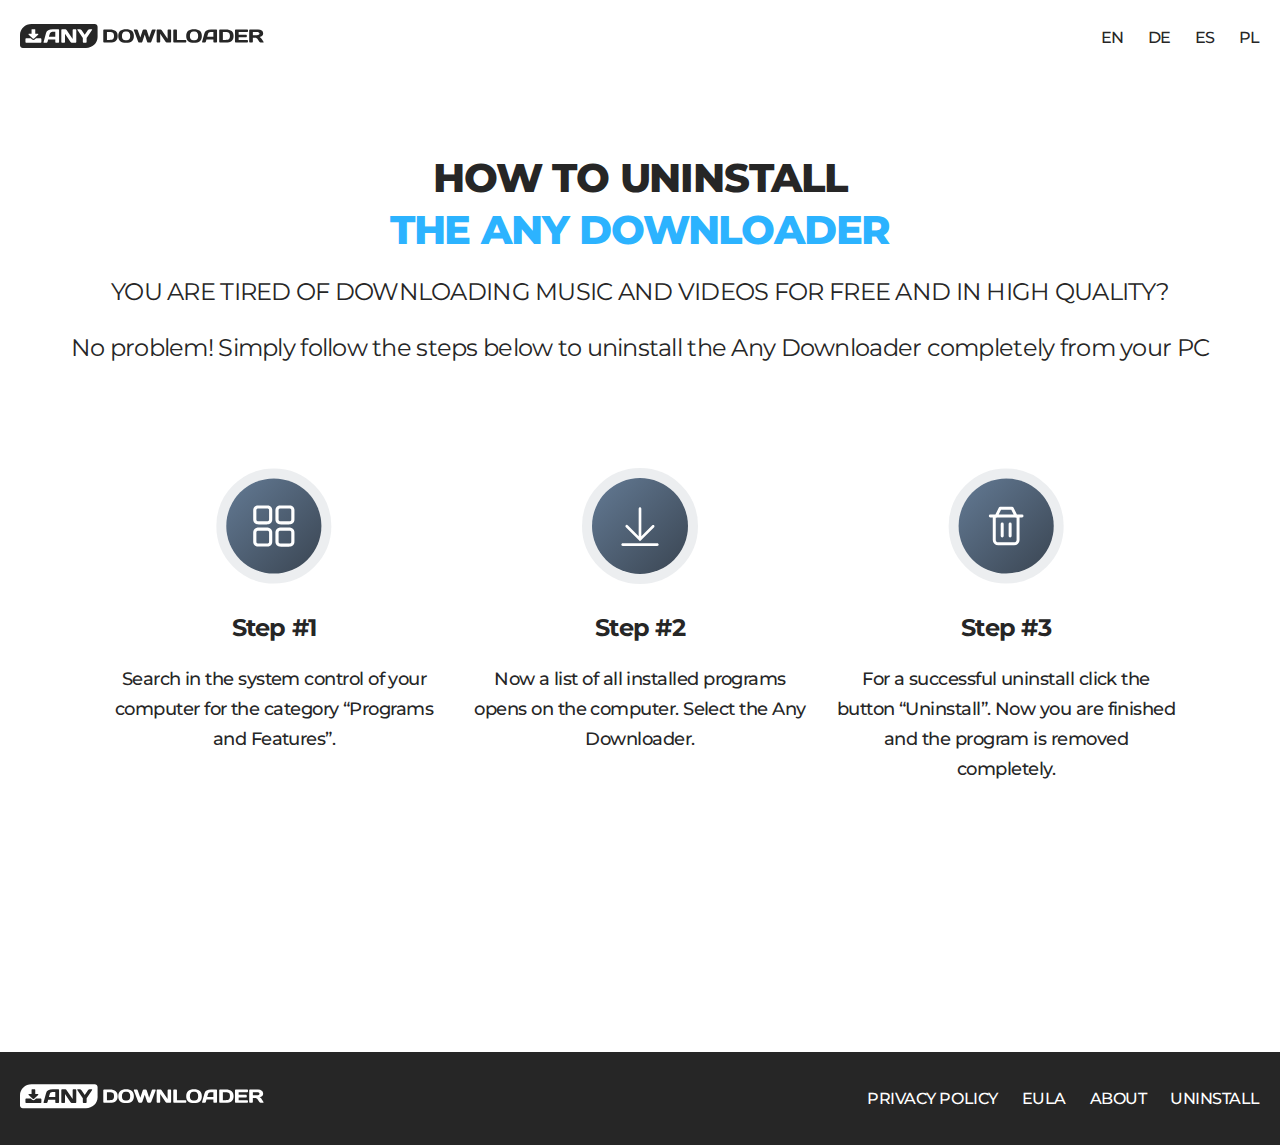
<file: uninstall.html>
<!DOCTYPE html>
<html lang="en">

<head>
    <meta charset="UTF-8">
    <meta name="viewport" content="width=device-width, initial-scale=1.0">
    <link rel="stylesheet" href="./assets/css/fonts.css">
    <link rel="stylesheet" href="./assets/css/typography.css">
    <link rel="stylesheet" href="./assets/css/all.css">
    <link rel="stylesheet" href="./assets/css/dark-text.css">
    <link rel="stylesheet" href="./assets/css/responsive.css">
    <title>HOW TO UNINSTALL</title>
</head>

<body>
    <header>
        <div class="container">
            <div class="navbar">
                <div class="logo">
                    <a href="./index.html">
                        <img src="./assets/images/svg/dark-logo.svg" alt="">
                    </a>
                </div>
                <div class="language">
                    <button class="language_button">
                        <ul class="language_ul">
                            <li class="language_item active_language"><a href="javascript:void(0)">en</a></li>
                            <li class="language_item "><a href="#">de</a></li>
                            <li class="language_item "><a href="#">es</a></li>
                            <li class="language_item "><a href="#">pl</a></li>
                        </ul>
                        <span class="icon">
                            <img src="./assets/images/svg/dark-arrow-down-icon.svg" alt="">
                        </span>
                    </button>
                </div>
            </div>
        </div>
    </header>

    <section class="uninstall-banner step-content">
        <div class="container">
            <div class="step-content-wrap">
                <h2 class="title">
                    HOW TO UNINSTALL<br>
                    <span>THE ANY DOWNLOADER</span>
                </h2>
                <p class="info">
                    YOU ARE TIRED OF DOWNLOADING MUSIC AND VIDEOS FOR FREE AND IN HIGH QUALITY?
                </p>
                <p class="info">
                    No problem! Simply follow the steps below to uninstall the Any Downloader completely from your PC
                </p>
                <div class="step-box">
                    <div class="step-item">
                        <img src="./assets/images/svg/dark-menu-icon.svg" alt="" class="step-box-img">
                        <h2 class="box-title">Step #1</h2>
                        <p class="box-info">
                            Search in the system control of your computer for the category “Programs and Features”.
                        </p>
                    </div>
                    <div class="step-item">
                        <img src="./assets/images/svg/dark-installation-icon.svg" alt="" class="step-box-img">
                        <h2 class="box-title">Step #2</h2>
                        <p class="box-info">
                            Now a list of all installed programs opens on the computer. Select the Any Downloader.
                        </p>
                    </div>
                    <div class="step-item">
                        <img src="./assets/images/svg/dark-delete-icon.svg" alt="" class="step-box-img">
                        <h2 class="box-title">Step #3</h2>
                        <p class="box-info">
                            For a successful uninstall click the button “Uninstall”. Now you are finished and the program is removed completely.
                        </p>
                    </div>
                </div>
            </div>
        </div>
    </section>

    <footer>
        <div class="container">
            <div class="footer-content">
                <div class="logo">
                    <a href="./index.html">
                        <img src="./assets/images/svg/light-logo.svg" alt="">
                    </a>
                </div>
                <ul class="f-menu">
                    <li><a href="./privacy-policy.html">Privacy Policy</a></li>
                    <li><a href="./eula.html">Eula</a></li>
                    <li><a href="./about.html">About</a></li>
                    <li><a href="./uninstall.html">Uninstall</a></li>
                </ul>
            </div>
        </div>
    </footer>

    <script src="./assets/js/all.js"></script>
</body>

</html>
</file>
<file: assets/css/fonts.css>
@import url('https://fonts.googleapis.com/css2?family=Montserrat:ital,wght@0,100..900;1,100..900&display=swap');

* {
    margin: 0;
    padding: 0;
    box-sizing: border-box;
}

a {
    text-decoration: none;
}

input,
button {
    background-color: transparent;
    border: none;
    outline: none;
}

ul, li {
    list-style: none;
    list-style-type: none;
}
</file>
<file: assets/css/typography.css>
header .navbar .language button ul li a {
    font-family: 'Montserrat';
    font-size: 16px;
    font-weight: 500;
    line-height: 24px;
    letter-spacing: -0.03em;
    text-align: left;
    color: #fff;
    text-transform: uppercase;
    text-decoration: none;
}

.banner .banner-wrap h2.title {
    max-width: 850px;
    font-family: 'Montserrat';
    font-size: 48px;
    font-weight: 800;
    line-height: 60px;
    letter-spacing: -0.03em;
    text-align: center;
    color: #fff;
}

.banner .banner-wrap p.info {
    margin-top: 20px;
    font-family: 'Montserrat';
    font-size: 24px;
    font-weight: 400;
    line-height: 40px;
    letter-spacing: -0.03em;
    text-align: center;
    text-transform: uppercase;
    color: #fff;
}

.step-content .step-content-wrap h2.title,
.d-easier .d-easier-content h2.title,
.reviews .reviews-content h2.title,
.almost-banner .banner-wrap h2.title,
.about h2.title,
.privacy-policy h2.title,
.eula h2.title {
    text-align: center;
    font-family: 'Montserrat';
    font-size: 40px;
    font-weight: 800;
    line-height: 52px;
    letter-spacing: -0.03em;
    text-transform: uppercase;
    color: #262626;
}

.step-content .step-content-wrap h2.title span,
.d-easier .d-easier-content h2.title span,
.step-content .step-content-wrap .step-box .step-item p.box-info span {
    color: #2CB3FF;
}

.step-content .step-content-wrap .step-box .step-item h2.box-title,
.d-easier .d-easier-content .flex-content .text-content .text-item .text-box h2.item-title,
.reviews .reviews-content .reviews-blog .reviews-item .reviews-text-title h2.r-title,
.uninstall-banner .step-content-wrap p.info,
.almost-banner .banner-wrap p.info,
.install.step-content .step-content-wrap p.info,
.about .about-flex .text-content h2.about-title {
    font-family: 'Montserrat';
    font-size: 24px;
    font-weight: 700;
    line-height: 40px;
    letter-spacing: -0.03em;
    text-align: center;
    color: #262626;
}

.step-content .step-content-wrap .step-box .step-item p.box-info,
.d-easier .d-easier-content .flex-content .text-content .text-item .text-box p.item-info,
.reviews .reviews-content .reviews-blog .reviews-item p.r-info,
.waiting .d-easier-content .flex-content .text-content p.text-info,
.about .about-flex .text-content p.about-info,
.privacy-policy p.info,
.eula p.info {
    font-family: 'Montserrat';
    font-size: 18px;
    font-weight: 500;
    line-height: 30px;
    letter-spacing: -0.03em;
    text-align: center;
    color: #262626;
}
</file>
<file: assets/css/all.css>
.container {
    width: 100%;
    max-width: 1296px;
    margin: 0 auto;
}

header,
section,
footer {
    padding: 0 20px;
}

/* all free download button start */
.f-download-btn {
    width: 100%;
    max-width: 317px;
    padding: 20px;
    border-radius: 9rem;
    background: linear-gradient(135deg, #6CCAFF 0%, #009AF1 100%);
    box-shadow: 0px 20px 50px 0px #1AA6F559;
    font-family: 'Montserrat';
    font-size: 24px;
    font-weight: 600;
    line-height: 40px;
    letter-spacing: -0.03em;
    text-align: center;
    color: #fff;
    cursor: pointer;
}

/* all free download button end */

header {
    position: absolute;
    top: 0;
    left: 0;
    width: 100%;
}

header .navbar {
    width: 100%;
    display: flex;
    align-items: center;
    justify-content: space-between;
    gap: 20px;
    padding: 24px 0;
}

header .navbar .language button {
    display: flex;
}

header .navbar .language button ul {
    display: flex;
    align-items: center;
    gap: 24px;
}

header .navbar .language button span.icon {
    display: none;
}

.banner {
    width: 100%;
    height: 100vh;
    background-image: url('../images/banner-bg.jpg');
    background-position: top left;
    background-repeat: no-repeat;
    background-size: cover;
    display: flex;
    flex-direction: column;
    align-items: center;
    justify-content: center;
}

.banner .banner-wrap {
    display: flex;
    flex-direction: column;
    align-items: center;
}

.banner .banner-wrap .banner__btn {
    margin-top: 100px;
    width: 100%;
    max-width: 317px;
    padding: 20px;
    background-color: #fff;
    cursor: pointer;
    outline: none;
    border: none;
    border-radius: 10rem;
    font-family: 'Montserrat';
    font-size: 24px;
    font-weight: 600;
    line-height: 40px;
    letter-spacing: -0.03em;
    text-align: center;
    color: #000;
}

/* step by step */
.step-content {
    background-color: #fff;
}

.step-content .step-content-wrap {
    padding-top: 80px;
    padding-bottom: 80px;
    display: flex;
    flex-direction: column;
    align-items: center;
}

.step-content .step-content-wrap h2.title {
    max-width: 700px;
}

.step-content .step-content-wrap .step-box {
    width: 100%;
    margin-top: 100px;
    display: flex;
    align-items: flex-start;
    justify-content: center;
    gap: 24px;
}

.step-content .step-content-wrap .step-box .step-item {
    display: flex;
    flex-direction: column;
    align-items: center;
    width: 100%;
    max-width: 342px;
}

.step-content .step-content-wrap .step-box .step-item img.step-box-img {
    width: 116px;
    height: 116px;
}

.step-content .step-content-wrap .step-box .step-item h2.box-title {
    margin-top: 24px;
}

.step-content .step-content-wrap .step-box .step-item p.box-info {
    margin-top: 16px;
}

.step-content .step-content-wrap .f-download-btn {
    margin-top: 120px;
}

.d-easier {
    background-color: #F6F6F6;
    padding-top: 80px;
    padding-bottom: 80px;
}

.d-easier .d-easier-content {
    display: flex;
    flex-direction: column;
    align-items: center;
}

.d-easier .d-easier-content h2.title {
    max-width: 750px;
}

.d-easier .d-easier-content .flex-content {
    display: flex;
    justify-content: space-between;
    align-items: flex-start;
    gap: 24px;
    margin-top: 120px;
    margin-bottom: 120px;
}

.d-easier .d-easier-content .flex-content .text-content,
.d-easier .d-easier-content .flex-content .images-content {
    position: relative;
    width: 100%;
}

.d-easier .d-easier-content .flex-content .text-content {
    display: flex;
    flex-direction: column;
    align-items: flex-start;
    gap: 40px;
}

.d-easier .d-easier-content .flex-content .text-content .text-item {
    display: flex;
    gap: 24px;
    min-height: 108px;
}

.d-easier .d-easier-content .flex-content .text-content .text-item img.icon {
    width: 80px;
    height: 80px;
}

.d-easier .d-easier-content .flex-content .text-content .text-item .text-box {
    display: flex;
    flex-direction: column;
    gap: 8px;
}

.d-easier .d-easier-content .flex-content .text-content .text-item .text-box h2.item-title,
.d-easier .d-easier-content .flex-content .text-content .text-item .text-box p.item-info {
    text-align: left;
}

.d-easier .d-easier-content .flex-content .images-content img.full_img {
    position: relative;
    left: 0;
    width: 635px;
    max-width: 635px;
    height: auto;
    z-index: 0;
}

.d-easier .d-easier-content .flex-content .images-content img.top_img {
    position: absolute;
    top: -58.94px;
    left: 35.28px;
    width: 100%;
    max-width: 483.89px;
    height: auto;
    box-shadow: 0px 20.58px 47.04px 0px #00000040;
    z-index: 2;
}

.d-easier .d-easier-content .flex-content .images-content img.bottom_img {
    position: absolute;
    right: 35.28px;
    bottom: -58.94px;
    width: 100%;
    max-width: 483.89px;
    height: auto;
    box-shadow: 0px 20.58px 47.04px 0px #00000040;
    z-index: 1;
}


.reviews {
    padding-top: 80px;
    padding-bottom: 160px;
}

.reviews .reviews-content h2.title {
    text-align: center;
}

.reviews .reviews-content .reviews-blog {
    max-width: 1076px;
    margin: 100px auto 0 auto;
    display: flex;
    flex-direction: column;
    gap: 40px;
}

.reviews .reviews-content .reviews-blog .reviews-item {
    display: flex;
    align-items: flex-end;
    gap: 24px;
}

.reviews .reviews-content .reviews-blog .reviews-item img.user-img {
    width: 120px;
    height: 120px;
}

.reviews .reviews-content .reviews-blog .reviews-item.left_user .reviews-text {
    border-radius: 32px 32px 32px 0px;
}

.reviews .reviews-content .reviews-blog .reviews-item.right_user .reviews-text {
    border-radius: 32px 32px 0px 32px;
}

.reviews .reviews-content .reviews-blog .reviews-item .reviews-text {
    border: 1px solid #E6E6E6;
    box-shadow: 0px 15px 35px 0px #0000001A;
    padding: 32px;
    width: 100%;
}

.reviews .reviews-content .reviews-blog .reviews-item .reviews-text-title {
    display: flex;
    justify-content: space-between;
    align-items: center;
    gap: 20px;
}

.reviews .reviews-content .reviews-blog .reviews-item .reviews-text-title .reviews-star {
    display: flex;
    gap: 2px;
}

.reviews .reviews-content .reviews-blog .reviews-item .reviews-text-title .reviews-star img,
.reviews .reviews-content .reviews-blog .reviews-item .r-user-name img.user-fill-icon {
    width: 24px;
    height: 24px;
}

.reviews .reviews-content .reviews-blog .reviews-item p.r-info {
    margin-top: 16px;
    margin-bottom: 16px;
    text-align: left;
}

.reviews .reviews-content .reviews-blog .reviews-item .r-user-name {
    display: flex;
    align-items: center;
    gap: 8px;
}

.reviews .reviews-content .reviews-blog .reviews-item .r-user-name h2.user-title {
    font-family: 'Montserrat';
    font-size: 16px;
    font-weight: 600;
    line-height: 24px;
    letter-spacing: -0.03em;
    text-align: left;
    background: linear-gradient(135deg, #6CCAFF 0%, #009AF1 100%);
    color: transparent;
    background-clip: text;
    text-transform: uppercase;
}

.waiting .d-easier-content .flex-content {
    align-items: stretch;
}

.waiting .d-easier-content .flex-content .images-content img.top_img {
    top: -62px;
    left: 30px;
}

.waiting .d-easier-content .flex-content .text-content {
    display: flex;
    justify-content: center;
    align-items: flex-start;
    width: 100%;
}

.waiting .d-easier-content .flex-content .text-content p.text-info {
    text-align: left;
}

/*  */
.uninstall-banner {
    min-height: 100vh;
    margin-top: 152px;
    padding-bottom: 160px;
}

.uninstall-banner .step-content-wrap p.info {
    font-weight: 400;
    margin-top: 16px;
}

.uninstall-banner .step-content-wrap {
    padding-top: 0;
    padding-bottom: 0;
}

.download-banner .step-content-wrap {
    padding-bottom: 160px;
}

.download-banner .step-content-wrap .time-content {
    margin-top: 40px;
}

.download-banner .step-content-wrap .time-content .time-text p.info {
    margin-top: 40px;
    font-family: 'Montserrat';
    font-size: 24px;
    font-weight: 400;
    line-height: 40px;
    letter-spacing: -0.03em;
    text-align: center;
    color: #262626;
}

.download-banner .step-content-wrap .time-content .time-text p.info a {
    color: #2CB3FF;
}


/*  */
.almost-banner {
    padding-top: 80px;
    padding-bottom: 20px;
}

.almost-banner .banner-wrap {
    position: relative;
}

.almost-banner .banner-wrap .arrow-top-btn {
    position: fixed;
    right: 70px;
    top: 16px;
}

.almost-banner .banner-wrap .arrow-top-btn img {
    width: 48px;
    height: 48px;
}

.almost-banner .banner-wrap .download-icon-link {
    position: fixed;
    top: 80px;
    right: 20px;
    width: 160px;
    height: 160px;
    background-color: #fff;
    border-radius: 40px;
    box-shadow: 0px 15px 35px 0px #00000012;
    border: 1px solid #E6E6E6;
}

.almost-banner .banner-wrap p.info {
    margin-top: 40px;
    font-weight: 400;
    max-width: 1000px;
    margin-left: auto;
    margin-right: auto;
}

.almost-banner .banner-wrap p.info a.link-chrome {
    color: #2CB3FF;
    font-weight: 700;
}

.almost-banner .banner-wrap p.info a.link {
    color: #2CB3FF;
    text-decoration: underline;
    text-underline-offset: 3px;
    text-decoration-thickness: 1px;
}

/*  */
.install.step-content .step-content-wrap {
    padding-top: 152px;
}

.install.step-content .step-content-wrap p.info {
    margin-top: 16px;
    font-weight: 400;
}

.install.step-content .step-content-wrap .f-download-btn {
    margin-top: 100px;
}

/*  */
.tutorial-content.step-content .tutorial-box.step-box {
    margin-top: 40px;
}

.tutorial-content.step-content .tutorial-box.step-box .step-item {
    width: 100%;
    max-width: 100%;
}

.tutorial-content.step-content .tutorial-box.step-box .step-item img.tutorial-img {
    width: 100%;
    height: auto;
}

/*  */
.about {
    padding-top: 152px;
    padding-bottom: 160px;
    min-height: 100vh;
}

/* .about h2.title {} */

.about .about-flex {
    display: flex;
    align-items: center;
    gap: 24px;
    margin-top: 100px;
}

.about .about-flex .map-content,
.about .about-flex .text-content {
    width: 100%;
}

.about .about-flex .map-content iframe.map {
    width: 100%;
    height: 357.19px;
}

.about .about-flex .text-content h2.about-title {
    text-align: left;
}

.about .about-flex .text-content p.about-info {
    margin-top: 8px;
    text-align: left;
}

.about .about-flex .text-content p.about-info a {
    color: #2CB3FF;
}

/*  */
.privacy-policy {
    padding-top: 152px;
    padding-bottom: 160px;
}

.privacy-policy h2.title {
    text-align: left;
}

.privacy-policy p.info {
    text-align: left;
    margin-top: 100px;
}

/*  */
.eula {
    padding-top: 152px;
    padding-bottom: 160px;
}

.eula h2.title {
    text-align: left;
}

.eula p.info {
    text-align: left;
    margin-top: 100px;
}

.eula p.info b {
    font-weight: 700;
}

.eula p.info span.bold {
    font-weight: 700;
}

/*  */
.d_none {
    display: none !important;
}

/*  */

/* footer */
footer {
    background-color: #262626;
    padding-top: 32px;
    padding-bottom: 32px;
}

footer .footer-content {
    display: flex;
    justify-content: space-between;
    align-items: center;
    gap: 20px;
}

footer .footer-content .f-menu {
    display: flex;
    align-items: center;
    gap: 24px;
}

footer .footer-content .f-menu li a {
    font-family: 'Montserrat';
    font-size: 16px;
    font-weight: 500;
    line-height: 24px;
    letter-spacing: -0.03em;
    text-transform: uppercase;
    color: #fff;
    text-decoration: none;
}
</file>
<file: assets/css/responsive.css>
@media only screen and (max-width: 1200px) {

    .almost-banner .banner-wrap .arrow-top-btn,
    .d-easier .d-easier-content .flex-content .images-content img.top_img,
    .d-easier .d-easier-content .flex-content .images-content img.full_img,
    .waiting .d-easier-content .flex-content .images-content img.bottom_img,
    .almost-banner .banner-wrap .download-icon-link {
        display: none;
    }

    .d-easier .d-easier-content .flex-content .images-content img.bottom_img {
        position: unset;
    }

    .waiting .d-easier-content .flex-content .images-content img.top_img {
        position: unset;
        display: unset;
    }
}

@media only screen and (max-width: 1024px) {

    .banner .banner-wrap button.banner__btn,
    .reviews .reviews-content .reviews-blog,
    .step-content .step-content-wrap .step-box,
    .step-content .step-content-wrap button.f-download-btn {
        margin-top: 50px;
    }

    .d-easier .d-easier-content .flex-content {
        margin-top: 50px;
        margin-bottom: 50px;
    }

    .reviews,
    .d-easier,
    .step-content .step-content-wrap {
        padding-top: 50px;
        padding-bottom: 50px;
    }

    /*  */
    .about {
        padding-top: 100px;
        padding-bottom: 100px;
    }
}

@media only screen and (max-width: 768px) {

    .banner .banner-wrap button.banner__btn,
    .reviews .reviews-content .reviews-blog,
    .step-content .step-content-wrap .step-box,
    .step-content .step-content-wrap button.f-download-btn {
        margin-top: 48px;
    }

    header,
    section,
    footer {
        padding: 0 16px;
    }

    header .navbar .language button {
        align-items: center;
    }

    header .navbar .language button ul.language_ul {
        height: 24px;
        flex-direction: column;
        gap: 10px;
    }

    header .navbar .language button ul li,
    .install.step-content .step-content-wrap p.info br {
        display: none;
    }

    header .navbar .language button ul li.active_language {
        display: unset;
        order: 1 !important;
    }

    header .navbar .language button ul.language_ul.active_ul li {
        display: unset;
        order: 2;
    }

    header .navbar .language button span.icon {
        display: block;
    }

    /*  */
    .banner .banner-wrap h2.title {
        font-size: 28px;
        line-height: 36px;
    }

    .banner .banner-wrap p.info {
        font-size: 16px;
        line-height: 30px;
        margin-top: 20px;
    }

    .banner .banner-wrap button.banner__btn {
        margin-top: 100px;
    }


    .step-content .step-content-wrap .d-easier,
    .reviews,
    .waiting {
        padding-top: 80px;
        padding-bottom: 80px;
    }

    .step-content .step-content-wrap .step-box {
        margin-top: 48px;
        flex-direction: column;
        align-items: center;
    }

    .step-content .step-content-wrap h2.title,
    .d-easier .d-easier-content h2.title,
    .reviews .reviews-content h2.title {
        font-size: 28px;
        line-height: 36px;
    }

    .d-easier .d-easier-content .flex-content {
        flex-direction: column;
        width: 100%;
    }

    .d-easier .d-easier-content .flex-content .text-content {
        gap: 24px;
    }

    .d-easier .d-easier-content .flex-content .text-content .text-item {
        flex-direction: column;
        align-items: center;
        width: 100%;
    }

    .d-easier .d-easier-content .flex-content .text-content .text-item .text-box h2.item-title,
    .d-easier .d-easier-content .flex-content .text-content .text-item .text-box p.item-info {
        text-align: center;
    }

    .d-easier .d-easier-content .flex-content .images-content {
        display: flex;
        flex-direction: column-reverse;
        gap: 24px;
    }

    .d-easier .d-easier-content .flex-content .images-content img.bottom_img,
    .d-easier .d-easier-content .flex-content .images-content img.top_img {
        width: 100%;
        max-width: 100%;
        position: unset;
        display: unset;
    }

    .reviews .reviews-content .reviews-blog .reviews-item {
        flex-direction: column;
        gap: 16px;
    }

    .reviews .reviews-content .reviews-blog .reviews-item.left_user {
        align-items: flex-start;
    }

    .reviews .reviews-content .reviews-blog .reviews-item.right_user {
        align-items: flex-end;
        flex-direction: column-reverse;
    }

    .reviews .reviews-content .reviews-blog .reviews-item img.user-img {
        width: 80px;
        height: 80px;
        object-fit: cover;
    }

    .reviews .reviews-content .reviews-blog .reviews-item .reviews-text {
        padding: 24px;
    }

    .reviews .reviews-content .reviews-blog .reviews-item .reviews-text-title {
        flex-direction: column;
        align-items: flex-start;
        gap: 8px;
    }

    .reviews .reviews-content .reviews-blog .reviews-item.left_user .reviews-text {
        border-radius: 0px 24px 24px 24px;
    }

    .reviews .reviews-content .reviews-blog .reviews-item.right_user .reviews-text {
        border-radius: 24px 0px 24px 24px;
    }

    .reviews .reviews-content .reviews-blog .reviews-item .reviews-text-title h2.r-title {
        font-size: 18px;
        line-height: 30px;
    }

    .reviews .reviews-content .reviews-blog .reviews-item p.r-info {
        line-height: 24px;
    }


    /*  */
    .uninstall-banner {
        margin-top: 102px;
        padding-bottom: 30px;
    }

    .uninstall-banner .step-content-wrap p.info {
        font-size: 16px;
        line-height: 24px;
    }

    .uninstall-banner .step-content-wrap p.info:first-child {
        font-size: 18px;
        line-height: 30px;
    }

    /*  */
    .download-banner .step-content-wrap .time-content .time-text p.info {
        font-size: 18px;
        line-height: 30px;
    }

    .download-banner .step-content-wrap .time-content .time-text p.info br {
        display: none;
    }

    /*  */
    .almost-banner {
        padding-bottom: 0;
    }

    .almost-banner .banner-wrap h2.title {
        font-size: 28px;
        line-height: 38px;
    }

    .almost-banner .banner-wrap p.info {
        font-size: 18px;
        line-height: 30px;
    }

    .almost.reviews {
        padding-top: 40px;
        padding-bottom: 80px;
    }

    /*  */
    .install.step-content .step-content-wrap p.info {
        font-size: 18px;
        line-height: 30px;
    }

    .install.step-content .step-content-wrap .step-box {
        margin-top: 60px;
    }

    .install.step-content .step-content-wrap {
        padding-bottom: 80px;
    }

    .install.step-content .step-content-wrap button.f-download-btn {
        margin-top: 60px;
    }

    /*  */
    .tutorial-content.step-content .tutorial-box.step-box {
        margin-top: 40px;
        gap: 16px;
    }

    /*  */
    .about {
        padding-top: 152px;
        padding-bottom: 80px;
    }

    .about .about-flex {
        margin-top: 60px;
        flex-direction: column;
    }

    /*  */
    .privacy-policy {
        padding-bottom: 80px;
    }

    .privacy-policy p.info {
        margin-top: 60px;
    }

    /*  */
    .eula {
        padding-bottom: 80px;
    }

    .eula p.info {
        margin-top: 60px;
    }

    /*  */

    footer {
        padding-top: 32px;
        padding-bottom: 32px;
    }

    footer .footer-content,
    footer .footer-content .f-menu {
        flex-direction: column;
        gap: 0;
    }

    footer .footer-content .f-menu {
        margin-top: 24px;
        gap: 16px;
    }
}
</file>
<file: assets/css/dark-text.css>
header .navbar .language button ul li a {
    color: #262626;
}
</file>
<file: assets/css/circle-progress.css>
.download-banner .step-content-wrap .time-content .time-download {
    position: relative;
    display: flex;
    justify-content: center;
    align-items: center;
}

.download-banner .step-content-wrap .time-content .time-download .f-download-btn {
    margin-top: 0px;
}

.download-banner .step-content-wrap .time-content .time-download svg {
    width: 178px;
    height: 178px;
    transform: rotate(-90deg);
}

.download-banner .step-content-wrap .time-content .time-download svg~h2.time-download-title {
    position: absolute;
    top: 50%;
    left: 50%;
    transform: translate(-50%, -50%);
    font-family: 'Montserrat';
    font-size: 40px;
    font-weight: 800;
    line-height: 52px;
    letter-spacing: -0.03em;
    text-align: center;
    color: #2CB3FF;
}

.download-banner .step-content-wrap .time-content .time-download svg circle:nth-child(1) {
    fill: none;
    stroke-width: 1px;
    stroke-linecap: round;
    stroke: #BFBFBF;
}

.download-banner .step-content-wrap .time-content .time-download svg circle:nth-child(2) {
    fill: none;
    stroke-width: 16px;
    stroke: #2CB3FF;
    stroke-linecap: round;

    stroke-dasharray: 500;
    /* transition: 1.2s; */
}
</file>
